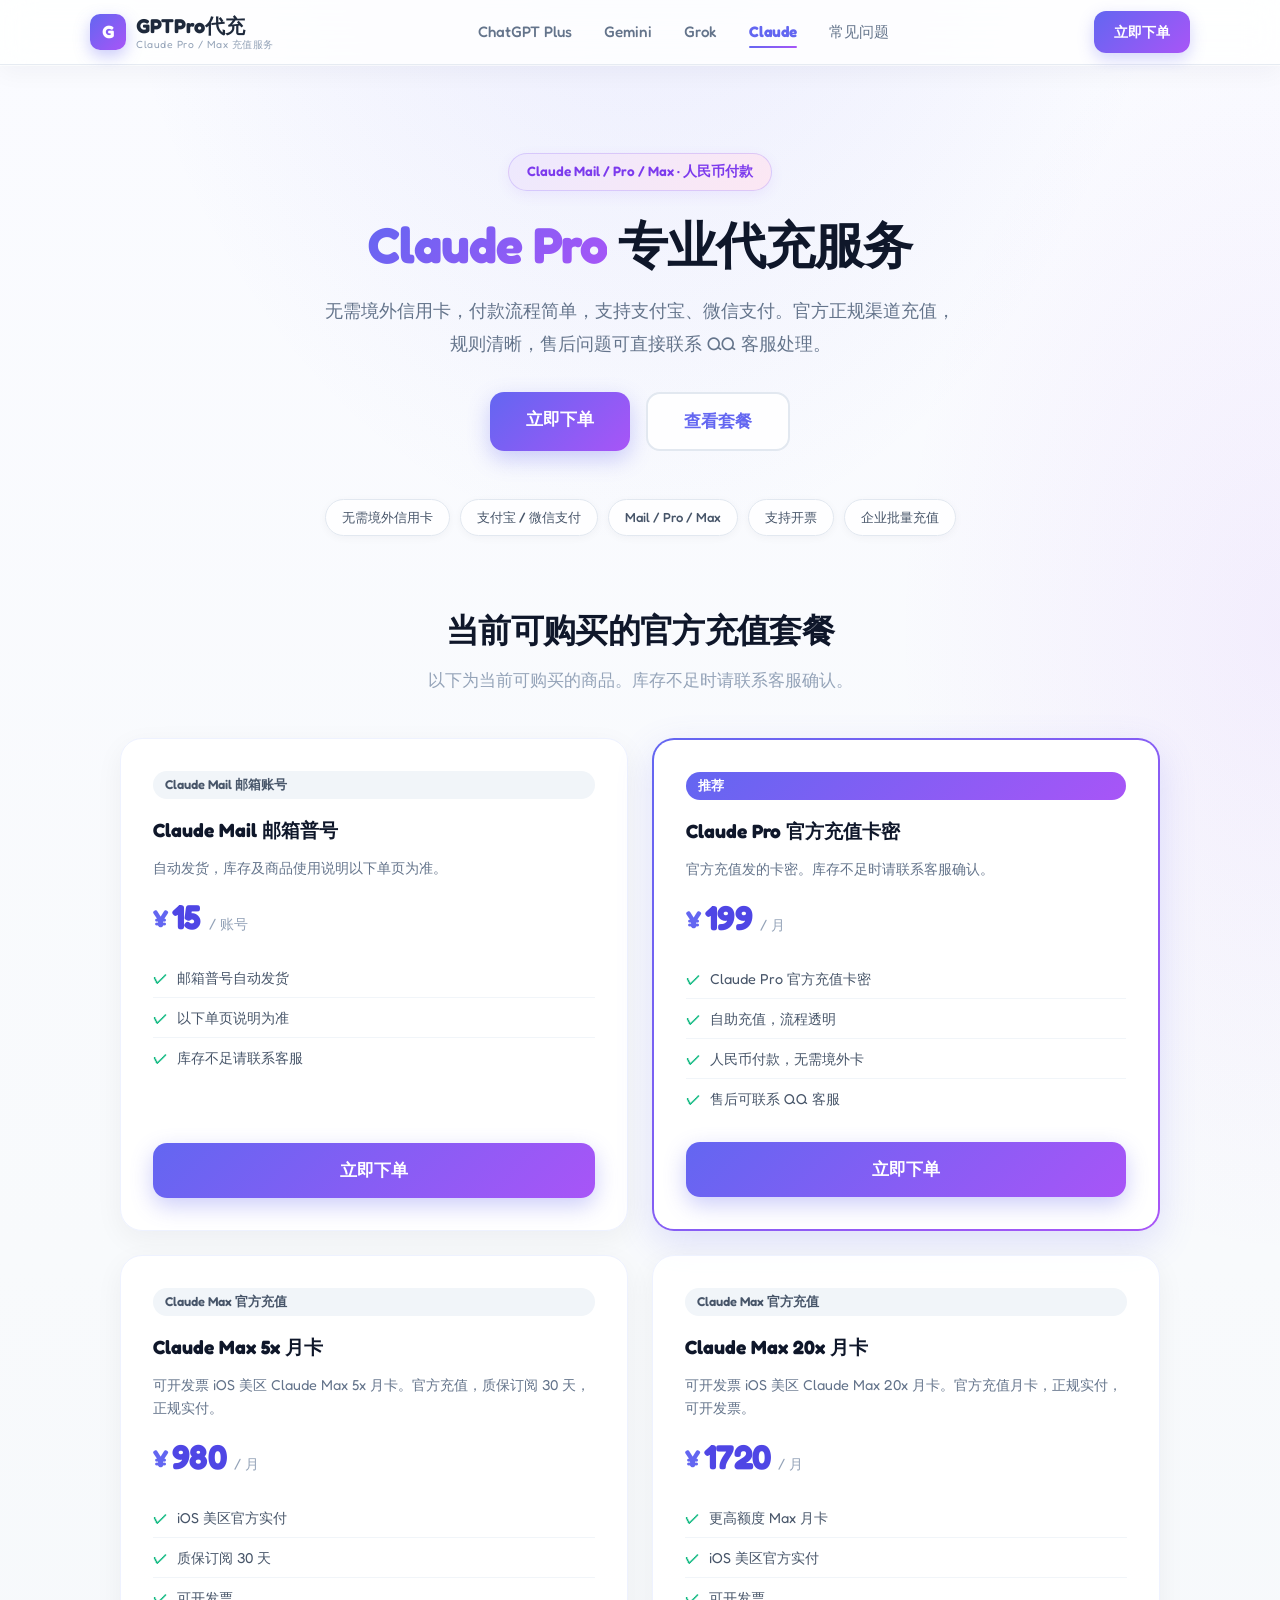
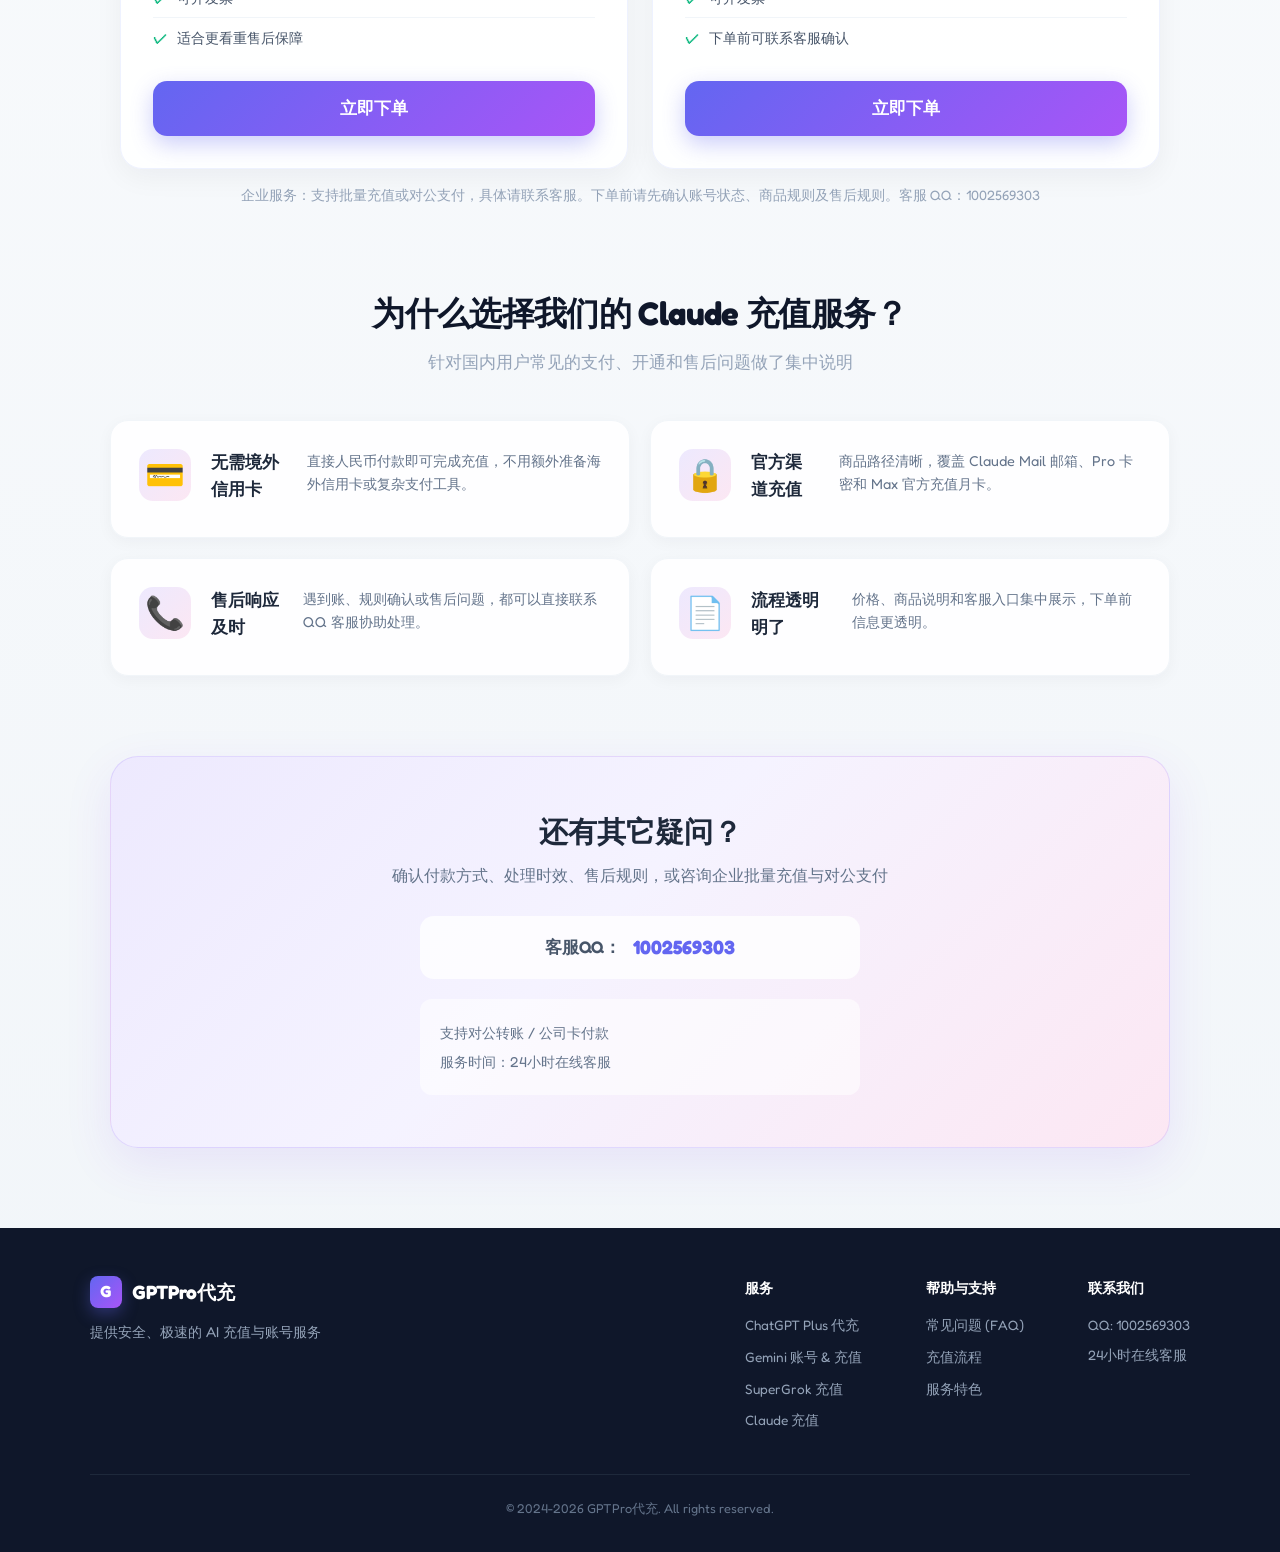
<file: claude.html>
<!DOCTYPE html>
<html lang="zh-CN">
<head>
    <meta charset="UTF-8">
    <meta name="viewport" content="width=device-width, initial-scale=1.0">
    <title>GPTPro代充 - Claude Pro / Max 官方充值</title>
    <meta name="description" content="Claude Mail 邮箱、Claude Pro 卡密、Claude Max 官方充值月卡。无需境外信用卡，支持支付宝与微信支付，客服 QQ 1002569303。">
    <link rel="stylesheet" href="style.css">
</head>
<body>
    <!-- Navbar -->
    <nav class="navbar">
        <div class="navbar-container">
            <a href="index.html" class="navbar-logo">
                <span class="logo-icon">G</span>
                <span class="logo-text">GPTPro代充<span class="logo-sub">Claude Pro / Max 充值服务</span></span>
            </a>
            <div class="navbar-links">
                <a href="index.html" class="nav-tab">ChatGPT Plus</a>
                <a href="gemini.html" class="nav-tab">Gemini</a>
                <a href="grok.html" class="nav-tab">Grok</a>
                <a href="claude.html" class="nav-tab active">Claude</a>
                <a href="faq.html" class="nav-tab">常见问题</a>
            </div>
            <a href="https://wzyp.cn/item/ahu0j7" target="_blank" rel="noopener noreferrer" class="navbar-cta">立即下单</a>
            <button class="mobile-menu-btn" id="mobile-menu-btn">
                <span></span><span></span><span></span>
            </button>
        </div>
    </nav>

    <div class="container">
        <!-- Hero Section -->
        <section class="hero">
            <div class="hero-badge">Claude Mail / Pro / Max &middot; 人民币付款</div>
            <h1 class="hero-title"><span class="hero-title-accent">Claude Pro</span> 专业代充服务</h1>
            <p class="hero-desc">无需境外信用卡，付款流程简单，支持支付宝、微信支付。官方正规渠道充值，规则清晰，售后问题可直接联系 QQ 客服处理。</p>
            <div class="hero-actions">
                <a href="https://wzyp.cn/item/ahu0j7" target="_blank" rel="noopener noreferrer" class="btn-primary">立即下单</a>
                <a href="#pricing" class="btn-secondary">查看套餐</a>
            </div>
            <div class="hero-tags">
                <span class="tag">无需境外信用卡</span>
                <span class="tag">支付宝 / 微信支付</span>
                <span class="tag">Mail / Pro / Max</span>
                <span class="tag">支持开票</span>
                <span class="tag">企业批量充值</span>
            </div>
        </section>

        <!-- Pricing -->
        <section class="pricing-section" id="pricing">
            <div class="section-header">
                <h2>当前可购买的官方充值套餐</h2>
                <p>以下为当前可购买的商品。库存不足时请联系客服确认。</p>
            </div>
            <div class="pricing-grid quad">
                <div class="pricing-card">
                    <div class="pricing-badge">Claude Mail 邮箱账号</div>
                    <h3>Claude Mail 邮箱普号</h3>
                    <p class="pricing-desc">自动发货，库存及商品使用说明以下单页为准。</p>
                    <div class="pricing-price">
                        <span class="price-currency">&yen;</span>
                        <span class="price-amount">15</span>
                        <span class="price-period">/ 账号</span>
                    </div>
                    <ul class="pricing-features">
                        <li>邮箱普号自动发货</li>
                        <li>以下单页说明为准</li>
                        <li>库存不足请联系客服</li>
                    </ul>
                    <a href="https://wzyp.cn/item/ahu0j7" target="_blank" rel="noopener noreferrer" class="btn-primary btn-block">立即下单</a>
                </div>
                <div class="pricing-card featured">
                    <div class="pricing-badge hot">推荐</div>
                    <h3>Claude Pro 官方充值卡密</h3>
                    <p class="pricing-desc">官方充值发的卡密。库存不足时请联系客服确认。</p>
                    <div class="pricing-price">
                        <span class="price-currency">&yen;</span>
                        <span class="price-amount">199</span>
                        <span class="price-period">/ 月</span>
                    </div>
                    <ul class="pricing-features">
                        <li>Claude Pro 官方充值卡密</li>
                        <li>自助充值，流程透明</li>
                        <li>人民币付款，无需境外卡</li>
                        <li>售后可联系 QQ 客服</li>
                    </ul>
                    <a href="https://wzyp.cn/item/ahu0j7" target="_blank" rel="noopener noreferrer" class="btn-primary btn-block">立即下单</a>
                </div>
                <div class="pricing-card">
                    <div class="pricing-badge">Claude Max 官方充值</div>
                    <h3>Claude Max 5x 月卡</h3>
                    <p class="pricing-desc">可开发票 iOS 美区 Claude Max 5x 月卡。官方充值，质保订阅 30 天，正规实付。</p>
                    <div class="pricing-price">
                        <span class="price-currency">&yen;</span>
                        <span class="price-amount">980</span>
                        <span class="price-period">/ 月</span>
                    </div>
                    <ul class="pricing-features">
                        <li>iOS 美区官方实付</li>
                        <li>质保订阅 30 天</li>
                        <li>可开发票</li>
                        <li>适合更看重售后保障</li>
                    </ul>
                    <a href="https://wzyp.cn/item/ahu0j7" target="_blank" rel="noopener noreferrer" class="btn-primary btn-block">立即下单</a>
                </div>
                <div class="pricing-card">
                    <div class="pricing-badge">Claude Max 官方充值</div>
                    <h3>Claude Max 20x 月卡</h3>
                    <p class="pricing-desc">可开发票 iOS 美区 Claude Max 20x 月卡。官方充值月卡，正规实付，可开发票。</p>
                    <div class="pricing-price">
                        <span class="price-currency">&yen;</span>
                        <span class="price-amount">1720</span>
                        <span class="price-period">/ 月</span>
                    </div>
                    <ul class="pricing-features">
                        <li>更高额度 Max 月卡</li>
                        <li>iOS 美区官方实付</li>
                        <li>可开发票</li>
                        <li>下单前可联系客服确认</li>
                    </ul>
                    <a href="https://wzyp.cn/item/ahu0j7" target="_blank" rel="noopener noreferrer" class="btn-primary btn-block">立即下单</a>
                </div>
            </div>
            <div class="pricing-note">
                <p>企业服务：支持批量充值或对公支付，具体请联系客服。下单前请先确认账号状态、商品规则及售后规则。客服 QQ：1002569303</p>
            </div>
        </section>

        <!-- Why Us -->
        <section class="why-us-section">
            <div class="section-header">
                <h2>为什么选择我们的 Claude 充值服务？</h2>
                <p>针对国内用户常见的支付、开通和售后问题做了集中说明</p>
            </div>
            <div class="why-us-grid">
                <div class="why-us-card">
                    <div class="why-us-icon">&#128179;</div>
                    <h3>无需境外信用卡</h3>
                    <p>直接人民币付款即可完成充值，不用额外准备海外信用卡或复杂支付工具。</p>
                </div>
                <div class="why-us-card">
                    <div class="why-us-icon">&#128274;</div>
                    <h3>官方渠道充值</h3>
                    <p>商品路径清晰，覆盖 Claude Mail 邮箱、Pro 卡密和 Max 官方充值月卡。</p>
                </div>
                <div class="why-us-card">
                    <div class="why-us-icon">&#128222;</div>
                    <h3>售后响应及时</h3>
                    <p>遇到账、规则确认或售后问题，都可以直接联系 QQ 客服协助处理。</p>
                </div>
                <div class="why-us-card">
                    <div class="why-us-icon">&#128196;</div>
                    <h3>流程透明明了</h3>
                    <p>价格、商品说明和客服入口集中展示，下单前信息更透明。</p>
                </div>
            </div>
        </section>

        <!-- Contact -->
        <section class="customer-service" id="contact">
            <h2>还有其它疑问？</h2>
            <p class="cs-subtitle">确认付款方式、处理时效、售后规则，或咨询企业批量充值与对公支付</p>
            <div class="service-info">
                <div class="service-item">
                    <span class="service-label">客服QQ：</span>
                    <span class="service-value">1002569303</span>
                </div>
                <div class="service-note">
                    <p>支持对公转账 / 公司卡付款</p>
                    <p>服务时间：24小时在线客服</p>
                </div>
            </div>
        </section>
    </div>

    <!-- Footer -->
    <footer class="footer">
        <div class="footer-container">
            <div class="footer-top">
                <div class="footer-brand">
                    <div class="footer-logo">
                        <span class="logo-icon">G</span>
                        <span>GPTPro代充</span>
                    </div>
                    <p>提供安全、极速的 AI 充值与账号服务</p>
                </div>
                <div class="footer-links">
                    <div class="footer-col">
                        <h4>服务</h4>
                        <a href="index.html">ChatGPT Plus 代充</a>
                        <a href="gemini.html">Gemini 账号 & 充值</a>
                        <a href="grok.html">SuperGrok 充值</a>
                        <a href="claude.html">Claude 充值</a>
                    </div>
                    <div class="footer-col">
                        <h4>帮助与支持</h4>
                        <a href="faq.html">常见问题 (FAQ)</a>
                        <a href="index.html#steps">充值流程</a>
                        <a href="index.html#features">服务特色</a>
                    </div>
                    <div class="footer-col">
                        <h4>联系我们</h4>
                        <p>QQ: 1002569303</p>
                        <p>24小时在线客服</p>
                    </div>
                </div>
            </div>
            <div class="footer-bottom">
                <p>&copy; 2024-2026 GPTPro代充. All rights reserved.</p>
            </div>
        </div>
    </footer>

    <script src="script.js"></script>
</body>
</html>
</file>
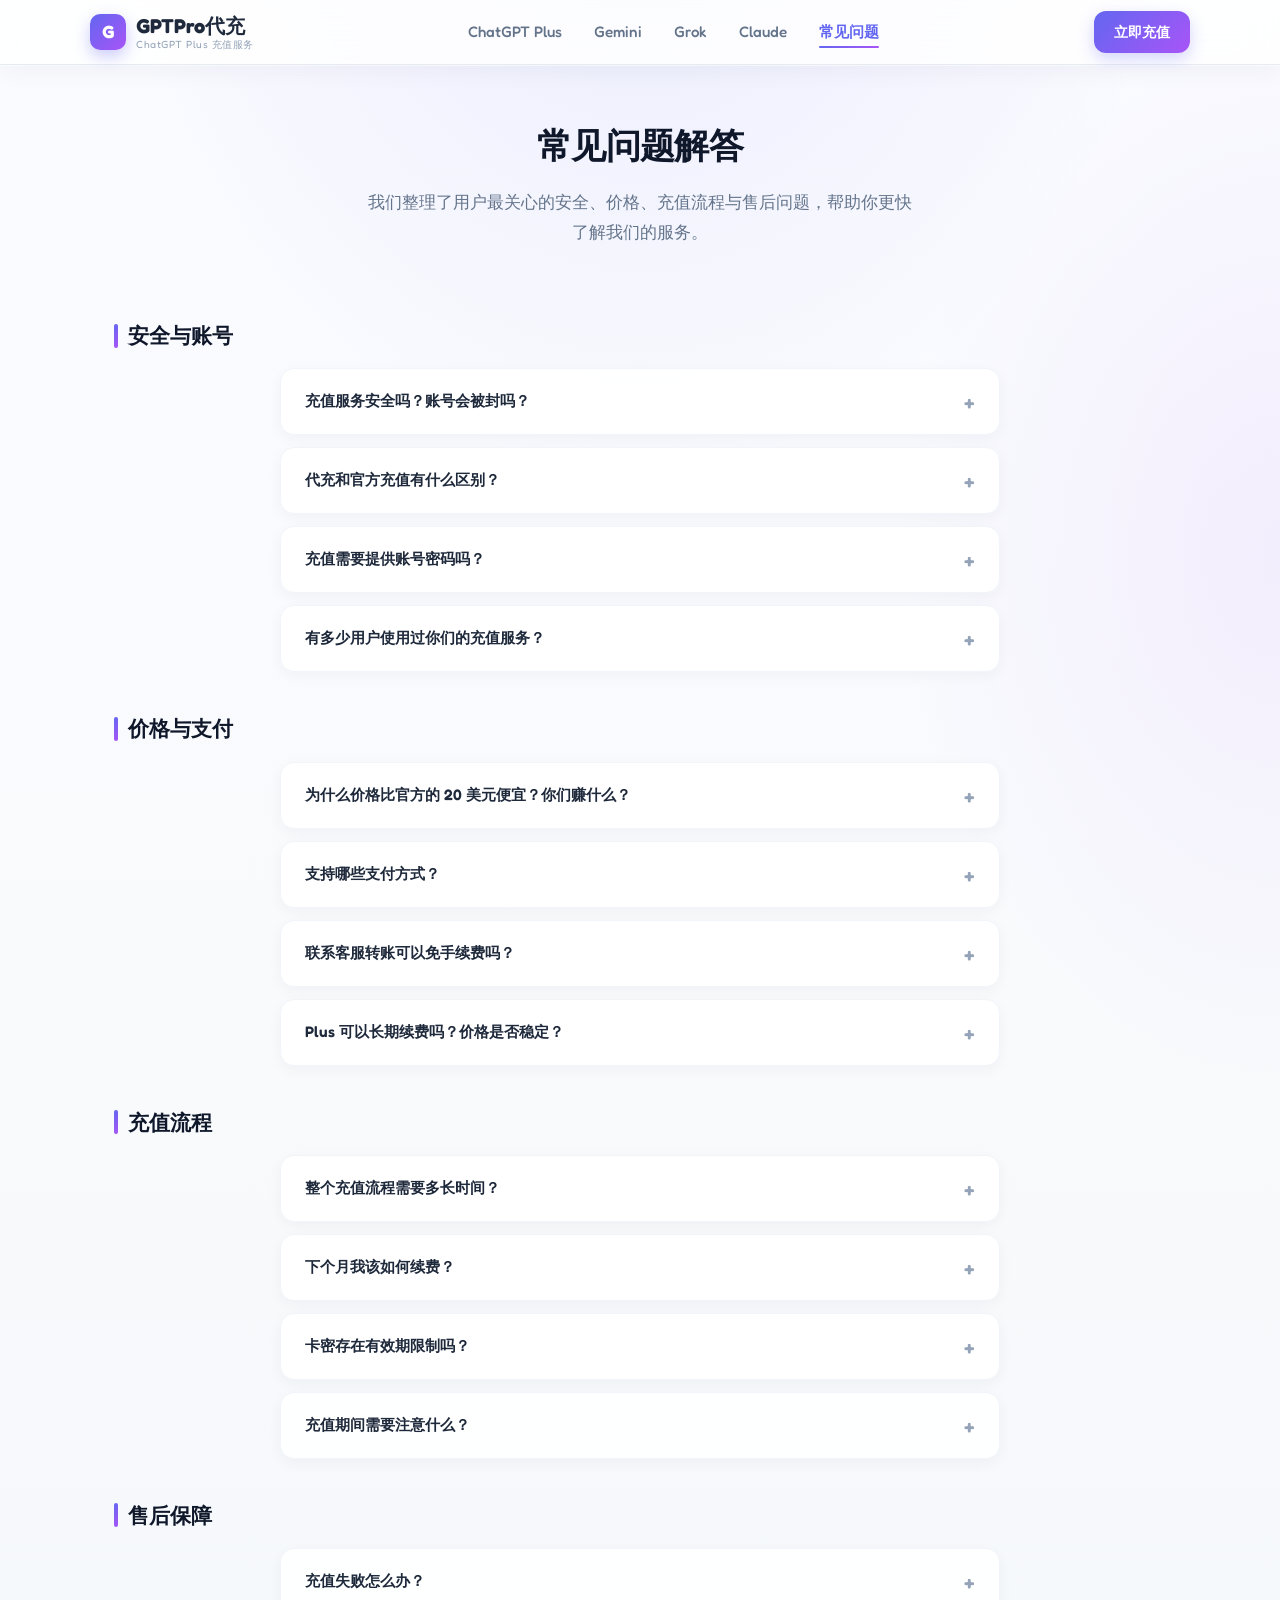
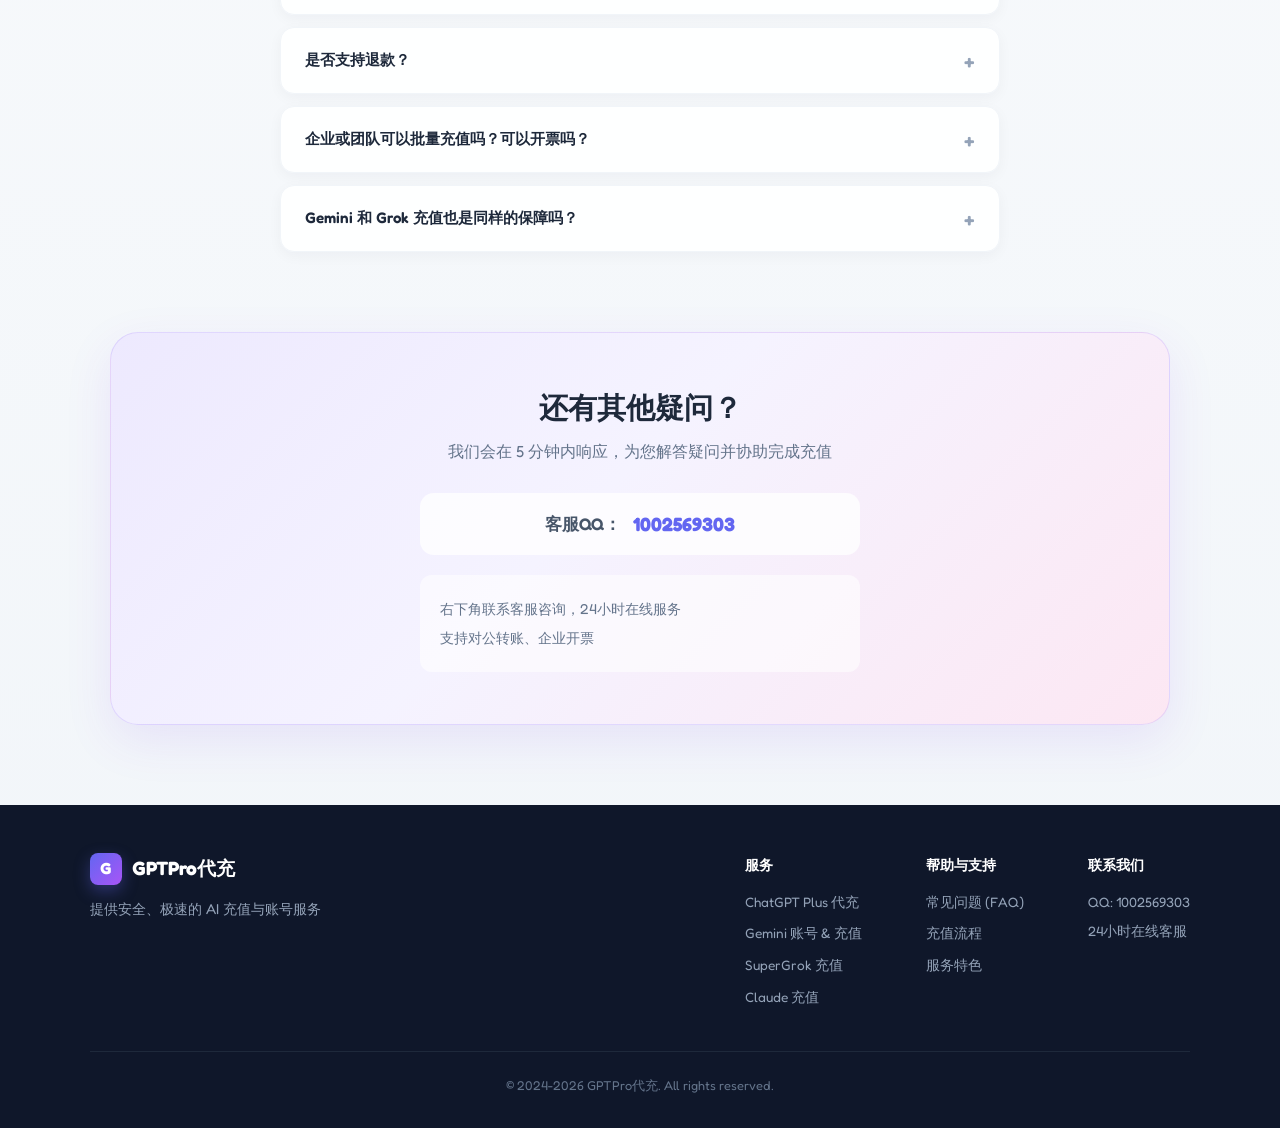
<file: faq.html>
<!DOCTYPE html>
<html lang="zh-CN">
<head>
    <meta charset="UTF-8">
    <meta name="viewport" content="width=device-width, initial-scale=1.0">
    <title>GPTPro代充 - 常见问题解答 | ChatGPT Plus / Gemini / Grok 充值</title>
    <meta name="description" content="GPTPro代充 充值服务常见问题解答，包含安全性、价格、充值流程等用户最关心的问题，专业客服团队为您解答。">
    <link rel="stylesheet" href="style.css">
</head>
<body>
    <!-- Navbar -->
    <nav class="navbar">
        <div class="navbar-container">
            <a href="index.html" class="navbar-logo">
                <span class="logo-icon">G</span>
                <span class="logo-text">GPTPro代充<span class="logo-sub">ChatGPT Plus 充值服务</span></span>
            </a>
            <div class="navbar-links">
                <a href="index.html" class="nav-tab">ChatGPT Plus</a>
                <a href="gemini.html" class="nav-tab">Gemini</a>
                <a href="grok.html" class="nav-tab">Grok</a>
                <a href="claude.html" class="nav-tab">Claude</a>
                <a href="faq.html" class="nav-tab active">常见问题</a>
            </div>
            <a href="https://wzyp.cn/item/bp1jdo" target="_blank" class="navbar-cta">立即充值</a>
            <button class="mobile-menu-btn" id="mobile-menu-btn">
                <span></span><span></span><span></span>
            </button>
        </div>
    </nav>

    <div class="container">
        <!-- Hero -->
        <section class="hero hero-sm">
            <h1 class="hero-title">常见问题解答</h1>
            <p class="hero-desc">我们整理了用户最关心的安全、价格、充值流程与售后问题，帮助你更快了解我们的服务。</p>
        </section>

        <!-- FAQ Categories -->
        <section class="faq-full">
            <!-- 安全与账号 -->
            <div class="faq-category">
                <h2 class="faq-category-title">安全与账号</h2>
                <div class="faq-list">
                    <div class="faq-item">
                        <button class="faq-question">
                            <span>充值服务安全吗？账号会被封吗？</span>
                            <span class="faq-arrow">+</span>
                        </button>
                        <div class="faq-answer">
                            <p>非常安全。我们采用正规 iOS 充值渠道，这是最安全可靠的 ChatGPT Plus 充值方式，至今为止没有客户因充值被封号。封号概率低于 0.1%。</p>
                        </div>
                    </div>
                    <div class="faq-item">
                        <button class="faq-question">
                            <span>代充和官方充值有什么区别？</span>
                            <span class="faq-arrow">+</span>
                        </button>
                        <div class="faq-answer">
                            <p>价格更优惠；使用正规通道，安全可靠；无需国外信用卡，操作简单。本质上是通过正规渠道帮您完成充值，与您自己充值效果完全一致。</p>
                        </div>
                    </div>
                    <div class="faq-item">
                        <button class="faq-question">
                            <span>充值需要提供账号密码吗？</span>
                            <span class="faq-arrow">+</span>
                        </button>
                        <div class="faq-answer">
                            <p>不需要。我们全程不需要您的账号密码，只需要您提供 session 信息即可完成充值，最大程度保护您的账户安全。</p>
                        </div>
                    </div>
                    <div class="faq-item">
                        <button class="faq-question">
                            <span>有多少用户使用过你们的充值服务？</span>
                            <span class="faq-arrow">+</span>
                        </button>
                        <div class="faq-answer">
                            <p>我们已经为 1.3 万+ 用户提供 ChatGPT Plus 充值服务，用户满意度极高，充值失败 100% 退款！</p>
                        </div>
                    </div>
                </div>
            </div>

            <!-- 价格与支付 -->
            <div class="faq-category">
                <h2 class="faq-category-title">价格与支付</h2>
                <div class="faq-list">
                    <div class="faq-item">
                        <button class="faq-question">
                            <span>为什么价格比官方的 20 美元便宜？你们赚什么？</span>
                            <span class="faq-arrow">+</span>
                        </button>
                        <div class="faq-answer">
                            <p>我们利用批量采购优势降低成本，无需开卡费和手续费，将这部分优惠直接返还给用户。我们的利润来自规模效应和服务费。</p>
                        </div>
                    </div>
                    <div class="faq-item">
                        <button class="faq-question">
                            <span>支持哪些支付方式？</span>
                            <span class="faq-arrow">+</span>
                        </button>
                        <div class="faq-answer">
                            <p>我们支持支付宝、微信支付、QQ 等国内主流支付方式，免去开通虚拟卡或美元信用卡的繁琐流程。</p>
                        </div>
                    </div>
                    <div class="faq-item">
                        <button class="faq-question">
                            <span>联系客服转账可以免手续费吗？</span>
                            <span class="faq-arrow">+</span>
                        </button>
                        <div class="faq-answer">
                            <p>可以。直接联系客服 QQ 转账可以免除第三方平台手续费，24 小时在线服务。</p>
                        </div>
                    </div>
                    <div class="faq-item">
                        <button class="faq-question">
                            <span>Plus 可以长期续费吗？价格是否稳定？</span>
                            <span class="faq-arrow">+</span>
                        </button>
                        <div class="faq-answer">
                            <p>可以。我们会根据成本实时调整报价，并在站内公告同步。收藏本站或联系客服，可及时收到价格与通道更新，保证长期稳定续费。</p>
                        </div>
                    </div>
                </div>
            </div>

            <!-- 充值流程 -->
            <div class="faq-category">
                <h2 class="faq-category-title">充值流程</h2>
                <div class="faq-list">
                    <div class="faq-item">
                        <button class="faq-question">
                            <span>整个充值流程需要多长时间？</span>
                            <span class="faq-arrow">+</span>
                        </button>
                        <div class="faq-answer">
                            <p>整个充值流程非常简单，不超过 1 分钟。完成所有步骤后，Plus 会员几乎是秒到账，立即生效。</p>
                        </div>
                    </div>
                    <div class="faq-item">
                        <button class="faq-question">
                            <span>下个月我该如何续费？</span>
                            <span class="faq-arrow">+</span>
                        </button>
                        <div class="faq-answer">
                            <p>续费流程和首次购买完全一样。收藏本站，会员到期后，通过相同链接购买新卡密，重复充值步骤即可。</p>
                        </div>
                    </div>
                    <div class="faq-item">
                        <button class="faq-question">
                            <span>卡密存在有效期限制吗？</span>
                            <span class="faq-arrow">+</span>
                        </button>
                        <div class="faq-answer">
                            <p>卡密不存在有效期限制，只有充值成功后才会失效。您可以放心购买，随时使用。</p>
                        </div>
                    </div>
                    <div class="faq-item">
                        <button class="faq-question">
                            <span>充值期间需要注意什么？</span>
                            <span class="faq-arrow">+</span>
                        </button>
                        <div class="faq-answer">
                            <p>充值期间请勿关闭页面，直到显示成功提示。通常 1-3 分钟完成，请保持网络稳定，避免网络中断影响充值。</p>
                        </div>
                    </div>
                </div>
            </div>

            <!-- 售后保障 -->
            <div class="faq-category">
                <h2 class="faq-category-title">售后保障</h2>
                <div class="faq-list">
                    <div class="faq-item">
                        <button class="faq-question">
                            <span>充值失败怎么办？</span>
                            <span class="faq-arrow">+</span>
                        </button>
                        <div class="faq-answer">
                            <p>首先确认您的会员已过期，然后检查网络环境是否稳定。如果仍有问题，请多提交几次重试，或联系客服获取帮助。充值失败 100% 全额退款。</p>
                        </div>
                    </div>
                    <div class="faq-item">
                        <button class="faq-question">
                            <span>是否支持退款？</span>
                            <span class="faq-arrow">+</span>
                        </button>
                        <div class="faq-answer">
                            <p>如果因我们服务问题导致充值失败，我们提供卡密全额退款保障。质保 30 天内掉订阅按天赔付。</p>
                        </div>
                    </div>
                    <div class="faq-item">
                        <button class="faq-question">
                            <span>企业或团队可以批量充值吗？可以开票吗？</span>
                            <span class="faq-arrow">+</span>
                        </button>
                        <div class="faq-answer">
                            <p>支持。我们为企业/团队提供批量充值、对公转账、发票等服务，已有大量教育机构与 AI 团队通过我们为成员统一代充，详情咨询客服。</p>
                        </div>
                    </div>
                    <div class="faq-item">
                        <button class="faq-question">
                            <span>Gemini 和 Grok 充值也是同样的保障吗？</span>
                            <span class="faq-arrow">+</span>
                        </button>
                        <div class="faq-answer">
                            <p>是的。Gemini 成品账号和镜像站为虚拟商品，购买后不退不换；Grok SuperGrok CDK 提供 30 天质保，售后仅处理 CDK 无法使用，因账号违规导致的封号不在质保范围内。</p>
                        </div>
                    </div>
                </div>
            </div>
        </section>

        <!-- Still have questions -->
        <section class="customer-service">
            <h2>还有其他疑问？</h2>
            <p class="cs-subtitle">我们会在 5 分钟内响应，为您解答疑问并协助完成充值</p>
            <div class="service-info">
                <div class="service-item">
                    <span class="service-label">客服QQ：</span>
                    <span class="service-value">1002569303</span>
                </div>
                <div class="service-note">
                    <p>右下角联系客服咨询，24小时在线服务</p>
                    <p>支持对公转账、企业开票</p>
                </div>
            </div>
        </section>
    </div>

    <!-- Footer -->
    <footer class="footer">
        <div class="footer-container">
            <div class="footer-top">
                <div class="footer-brand">
                    <div class="footer-logo">
                        <span class="logo-icon">G</span>
                        <span>GPTPro代充</span>
                    </div>
                    <p>提供安全、极速的 AI 充值与账号服务</p>
                </div>
                <div class="footer-links">
                    <div class="footer-col">
                        <h4>服务</h4>
                        <a href="index.html">ChatGPT Plus 代充</a>
                        <a href="gemini.html">Gemini 账号 & 充值</a>
                        <a href="grok.html">SuperGrok 充值</a>
                        <a href="claude.html">Claude 充值</a>
                    </div>
                    <div class="footer-col">
                        <h4>帮助与支持</h4>
                        <a href="faq.html">常见问题 (FAQ)</a>
                        <a href="index.html#steps">充值流程</a>
                        <a href="index.html#features">服务特色</a>
                    </div>
                    <div class="footer-col">
                        <h4>联系我们</h4>
                        <p>QQ: 1002569303</p>
                        <p>24小时在线客服</p>
                    </div>
                </div>
            </div>
            <div class="footer-bottom">
                <p>&copy; 2024-2026 GPTPro代充. All rights reserved.</p>
            </div>
        </div>
    </footer>

    <script src="script.js"></script>
</body>
</html>
</file>
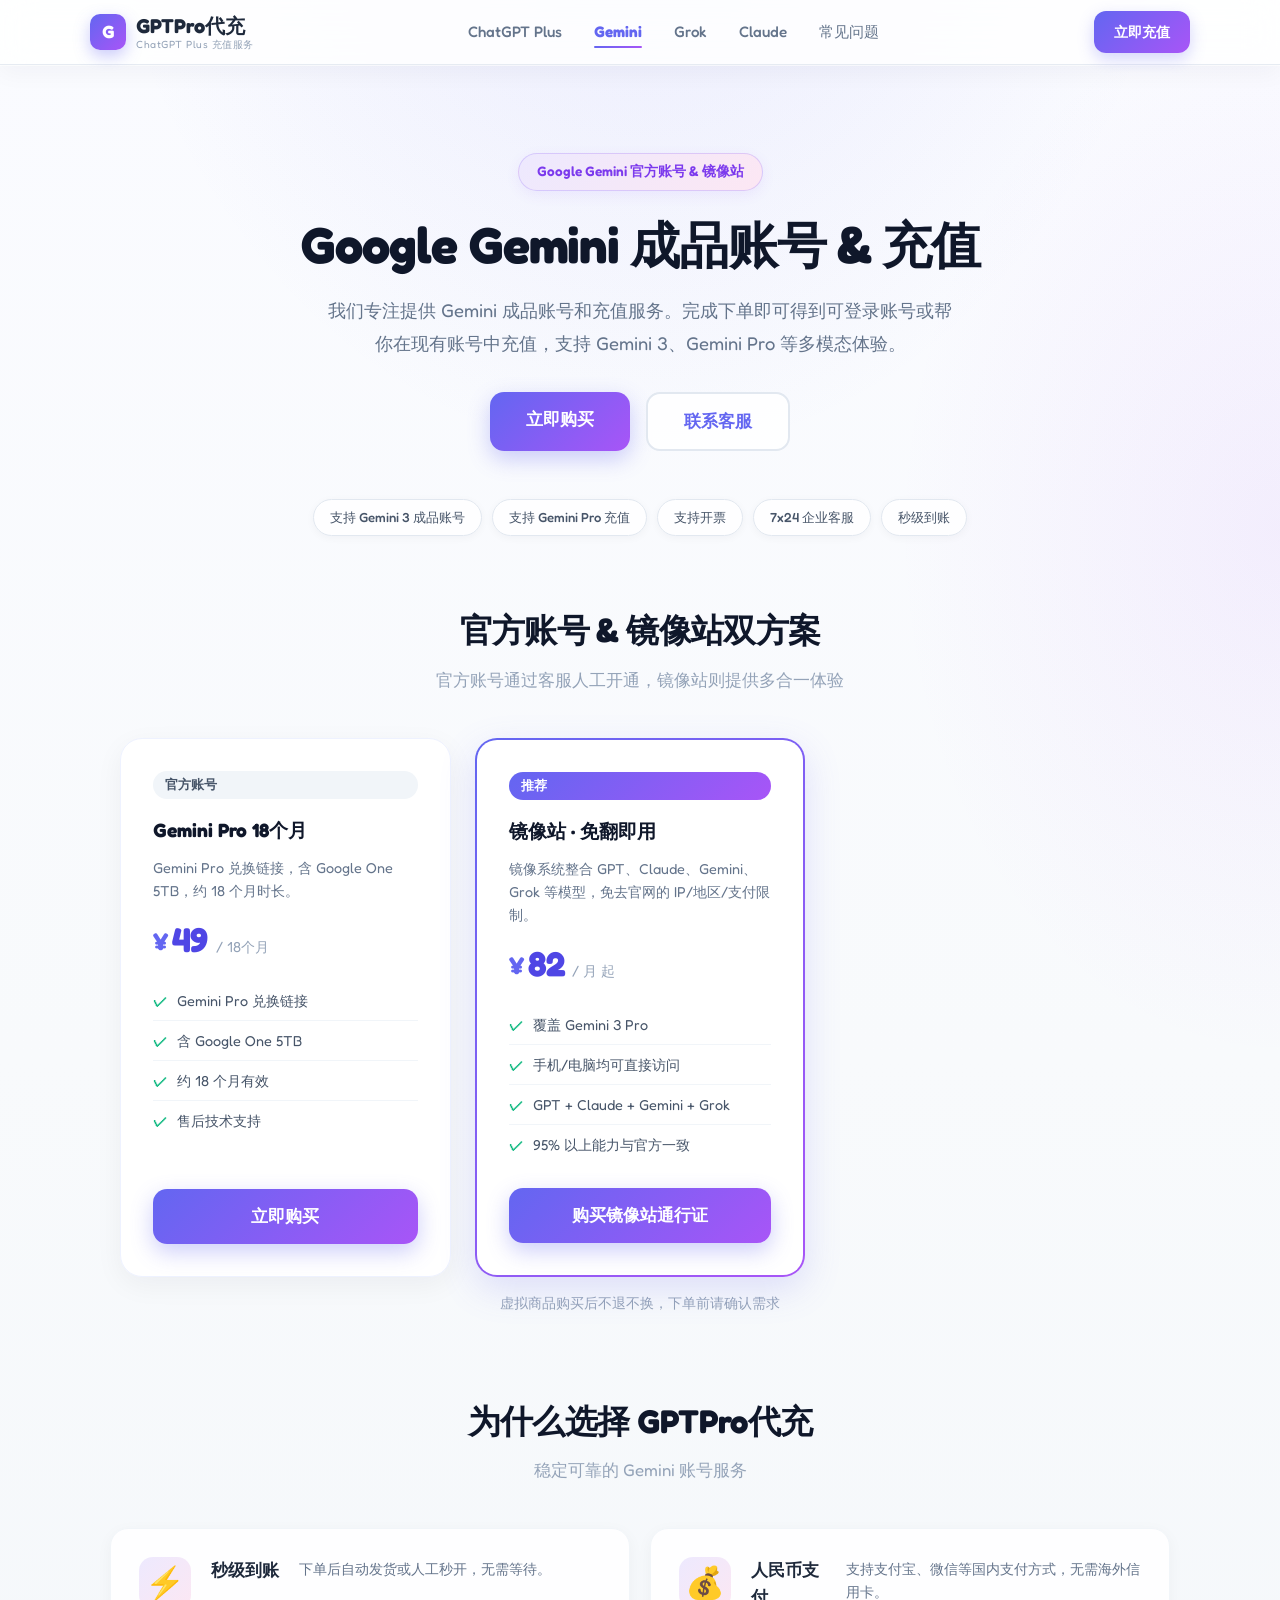
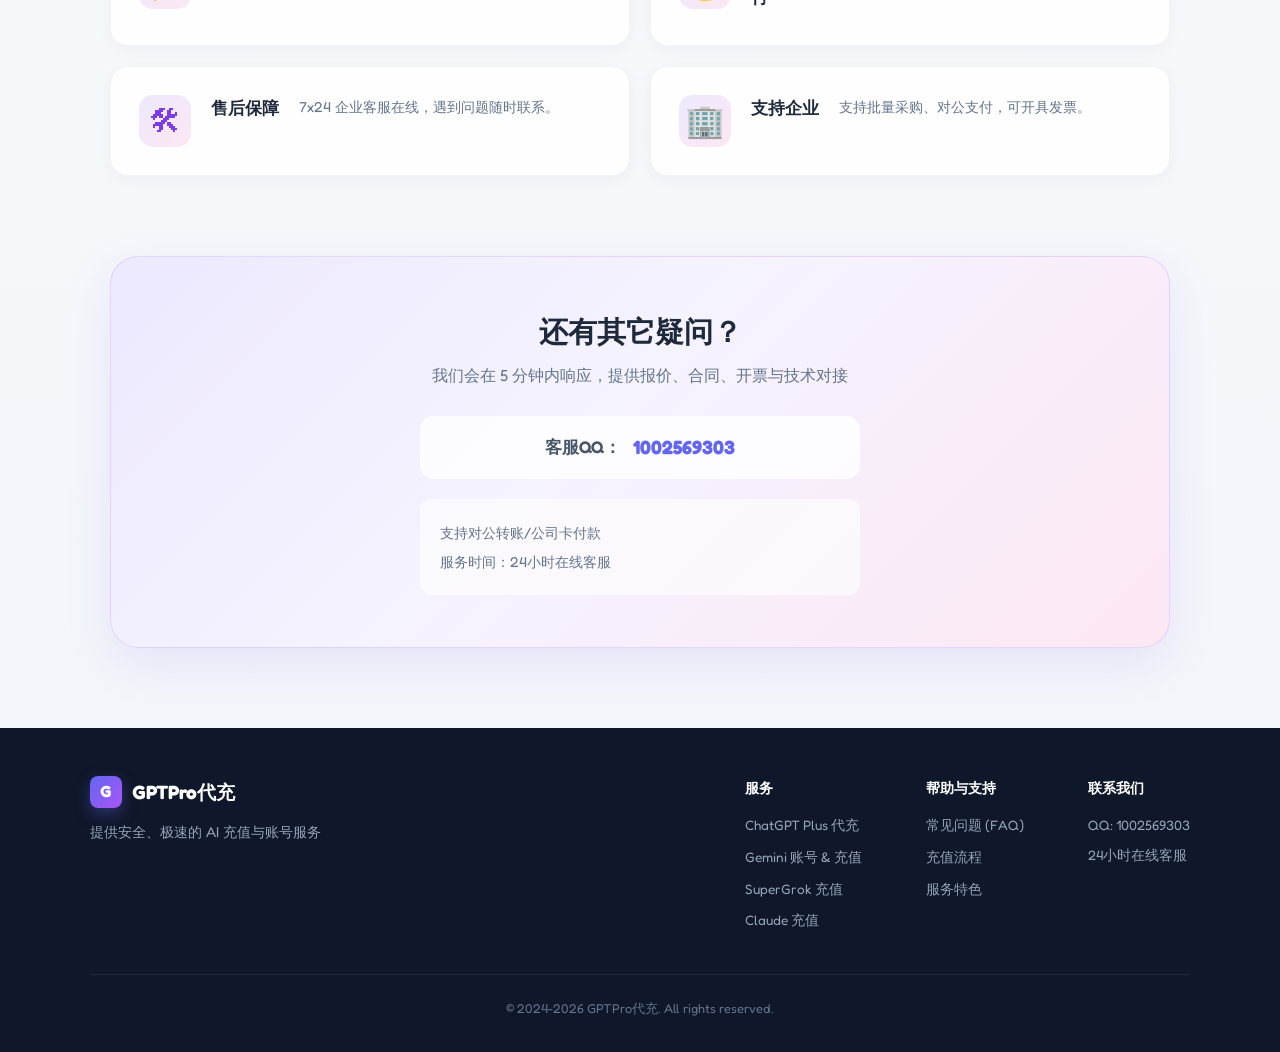
<file: gemini.html>
<!DOCTYPE html>
<html lang="zh-CN">
<head>
    <meta charset="UTF-8">
    <meta name="viewport" content="width=device-width, initial-scale=1.0">
    <title>GPTPro代充 - Google Gemini 成品账号 & 充值服务</title>
    <meta name="description" content="Google Gemini 成品账号与充值服务，支持 Gemini 3、Gemini Pro 等多模态体验，无需海外信用卡，7x24企业客服，秒级到账。">
    <link rel="stylesheet" href="style.css">
</head>
<body>
    <!-- Navbar -->
    <nav class="navbar">
        <div class="navbar-container">
            <a href="index.html" class="navbar-logo">
                <span class="logo-icon">G</span>
                <span class="logo-text">GPTPro代充<span class="logo-sub">ChatGPT Plus 充值服务</span></span>
            </a>
            <div class="navbar-links">
                <a href="index.html" class="nav-tab">ChatGPT Plus</a>
                <a href="gemini.html" class="nav-tab active">Gemini</a>
                <a href="grok.html" class="nav-tab">Grok</a>
                <a href="claude.html" class="nav-tab">Claude</a>
                <a href="faq.html" class="nav-tab">常见问题</a>
            </div>
            <a href="https://wzyp.cn/item/yuvhhb" target="_blank" class="navbar-cta">立即充值</a>
            <button class="mobile-menu-btn" id="mobile-menu-btn">
                <span></span><span></span><span></span>
            </button>
        </div>
    </nav>

    <div class="container">
        <!-- Hero Section -->
        <section class="hero">
            <div class="hero-badge">Google Gemini 官方账号 & 镜像站</div>
            <h1 class="hero-title">Google Gemini 成品账号 & 充值</h1>
            <p class="hero-desc">我们专注提供 Gemini 成品账号和充值服务。完成下单即可得到可登录账号或帮你在现有账号中充值，支持 Gemini 3、Gemini Pro 等多模态体验。</p>
            <div class="hero-actions">
                <a href="https://wzyp.cn/item/yuvhhb" target="_blank" class="btn-primary">立即购买</a>
                <a href="#contact" class="btn-secondary">联系客服</a>
            </div>
            <div class="hero-tags">
                <span class="tag">支持 Gemini 3 成品账号</span>
                <span class="tag">支持 Gemini Pro 充值</span>
                <span class="tag">支持开票</span>
                <span class="tag">7x24 企业客服</span>
                <span class="tag">秒级到账</span>
            </div>
        </section>

        <!-- Purchase Options -->
        <section class="pricing-section" id="pricing">
            <div class="section-header">
                <h2>官方账号 & 镜像站双方案</h2>
                <p>官方账号通过客服人工开通，镜像站则提供多合一体验</p>
            </div>
            <div class="pricing-grid">
                <div class="pricing-card">
                    <div class="pricing-badge">官方账号</div>
                    <h3>Gemini Pro 18个月</h3>
                    <p class="pricing-desc">Gemini Pro 兑换链接，含 Google One 5TB，约 18 个月时长。</p>
                    <div class="pricing-price">
                        <span class="price-currency">&yen;</span>
                        <span class="price-amount">49</span>
                        <span class="price-period">/ 18个月</span>
                    </div>
                    <ul class="pricing-features">
                        <li>Gemini Pro 兑换链接</li>
                        <li>含 Google One 5TB</li>
                        <li>约 18 个月有效</li>
                        <li>售后技术支持</li>
                    </ul>
                    <a href="https://wzyp.cn/item/yuvhhb" target="_blank" class="btn-primary btn-block">立即购买</a>
                </div>
                <div class="pricing-card featured">
                    <div class="pricing-badge hot">推荐</div>
                    <h3>镜像站 &middot; 免翻即用</h3>
                    <p class="pricing-desc">镜像系统整合 GPT、Claude、Gemini、Grok 等模型，免去官网的 IP/地区/支付限制。</p>
                    <div class="pricing-price">
                        <span class="price-currency">&yen;</span>
                        <span class="price-amount">82</span>
                        <span class="price-period">/ 月 起</span>
                    </div>
                    <ul class="pricing-features">
                        <li>覆盖 Gemini 3 Pro</li>
                        <li>手机/电脑均可直接访问</li>
                        <li>GPT + Claude + Gemini + Grok</li>
                        <li>95% 以上能力与官方一致</li>
                    </ul>
                    <a href="https://momoai.czvip.cn/products/m22" target="_blank" rel="noopener noreferrer" class="btn-primary btn-block">购买镜像站通行证</a>
                </div>
            </div>
            <div class="pricing-note">
                <p>虚拟商品购买后不退不换，下单前请确认需求</p>
            </div>
        </section>

        <!-- Why Us -->
        <section class="why-us-section">
            <div class="section-header">
                <h2>为什么选择 GPTPro代充</h2>
                <p>稳定可靠的 Gemini 账号服务</p>
            </div>
            <div class="why-us-grid">
                <div class="why-us-card">
                    <div class="why-us-icon">&#9889;</div>
                    <h3>秒级到账</h3>
                    <p>下单后自动发货或人工秒开，无需等待。</p>
                </div>
                <div class="why-us-card">
                    <div class="why-us-icon">&#128176;</div>
                    <h3>人民币支付</h3>
                    <p>支持支付宝、微信等国内支付方式，无需海外信用卡。</p>
                </div>
                <div class="why-us-card">
                    <div class="why-us-icon">&#128736;</div>
                    <h3>售后保障</h3>
                    <p>7x24 企业客服在线，遇到问题随时联系。</p>
                </div>
                <div class="why-us-card">
                    <div class="why-us-icon">&#127970;</div>
                    <h3>支持企业</h3>
                    <p>支持批量采购、对公支付，可开具发票。</p>
                </div>
            </div>
        </section>

        <!-- Contact -->
        <section class="customer-service" id="contact">
            <h2>还有其它疑问？</h2>
            <p class="cs-subtitle">我们会在 5 分钟内响应，提供报价、合同、开票与技术对接</p>
            <div class="service-info">
                <div class="service-item">
                    <span class="service-label">客服QQ：</span>
                    <span class="service-value">1002569303</span>
                </div>
                <div class="service-note">
                    <p>支持对公转账/公司卡付款</p>
                    <p>服务时间：24小时在线客服</p>
                </div>
            </div>
        </section>
    </div>

    <!-- Footer -->
    <footer class="footer">
        <div class="footer-container">
            <div class="footer-top">
                <div class="footer-brand">
                    <div class="footer-logo">
                        <span class="logo-icon">G</span>
                        <span>GPTPro代充</span>
                    </div>
                    <p>提供安全、极速的 AI 充值与账号服务</p>
                </div>
                <div class="footer-links">
                    <div class="footer-col">
                        <h4>服务</h4>
                        <a href="index.html">ChatGPT Plus 代充</a>
                        <a href="gemini.html">Gemini 账号 & 充值</a>
                        <a href="grok.html">SuperGrok 充值</a>
                        <a href="claude.html">Claude 充值</a>
                    </div>
                    <div class="footer-col">
                        <h4>帮助与支持</h4>
                        <a href="faq.html">常见问题 (FAQ)</a>
                        <a href="index.html#steps">充值流程</a>
                        <a href="index.html#features">服务特色</a>
                    </div>
                    <div class="footer-col">
                        <h4>联系我们</h4>
                        <p>QQ: 1002569303</p>
                        <p>24小时在线客服</p>
                    </div>
                </div>
            </div>
            <div class="footer-bottom">
                <p>&copy; 2024-2026 GPTPro代充. All rights reserved.</p>
            </div>
        </div>
    </footer>

    <script src="script.js"></script>
</body>
</html>
</file>
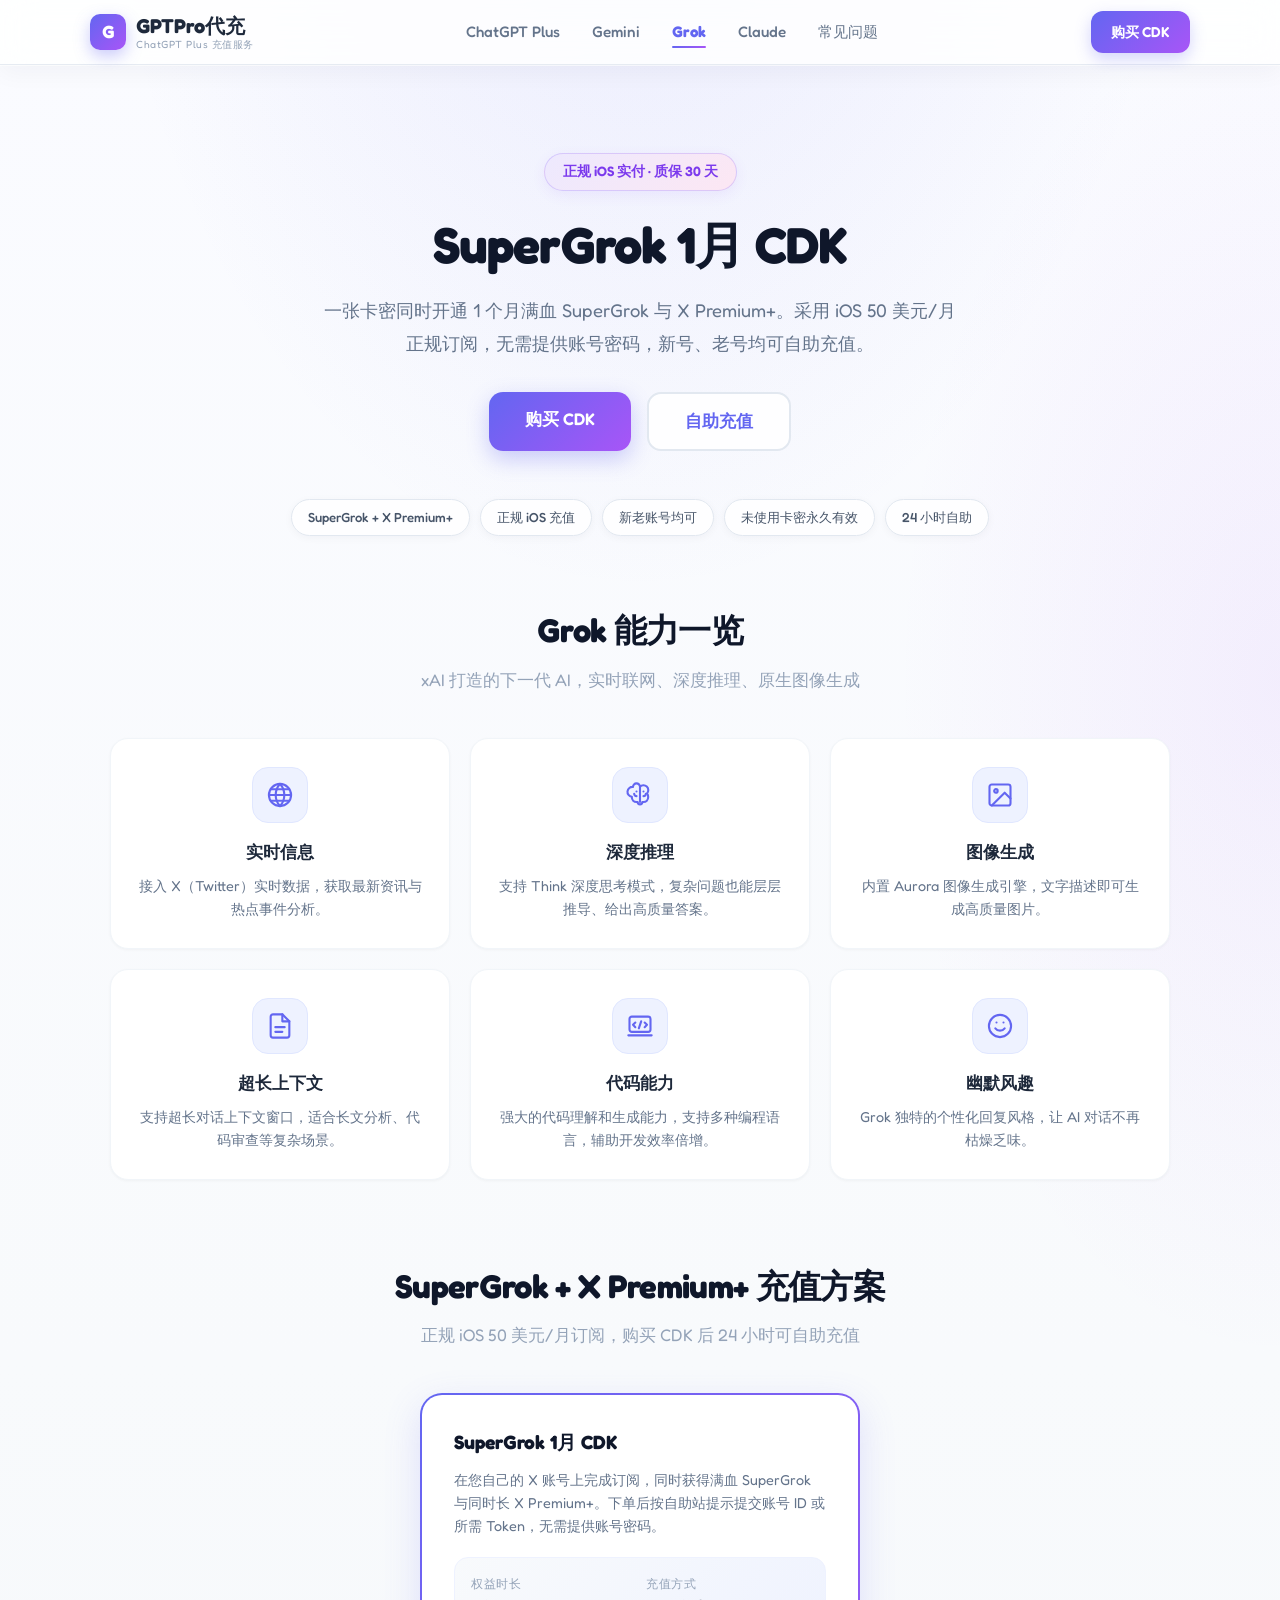
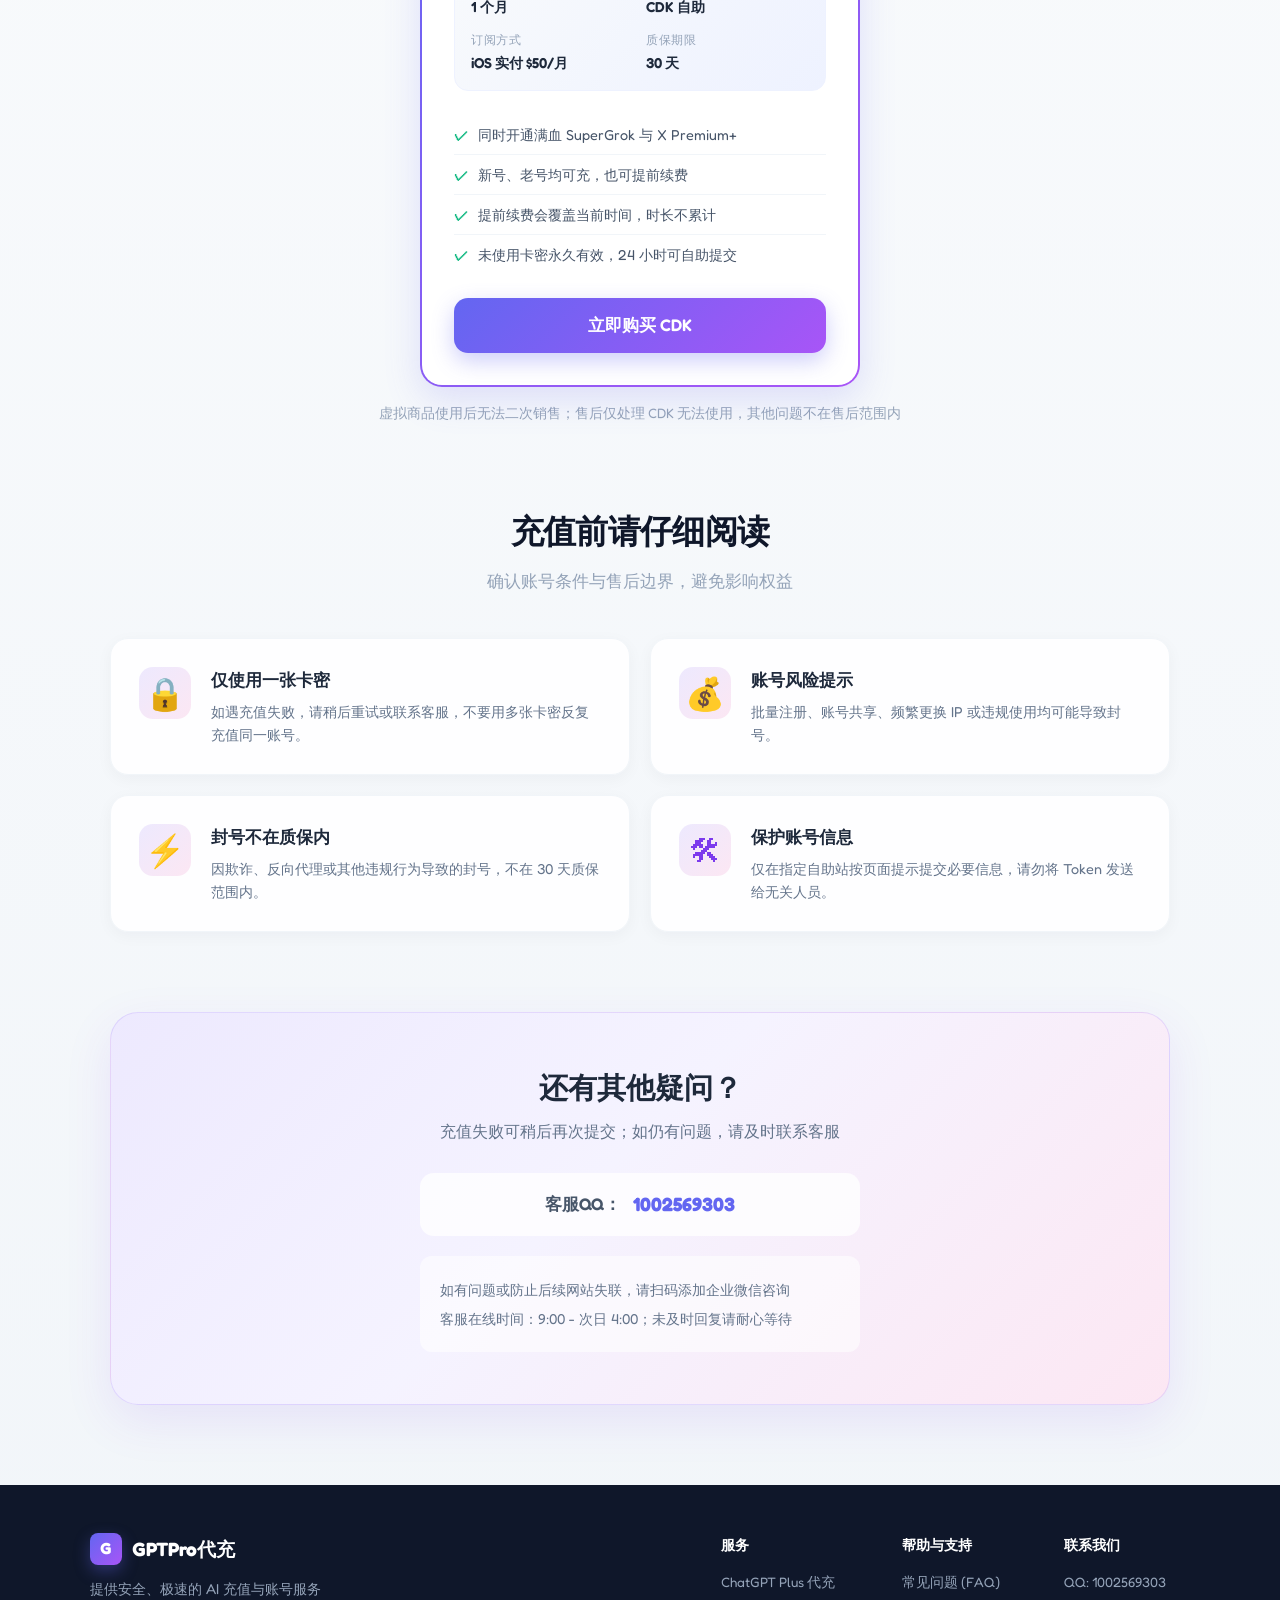
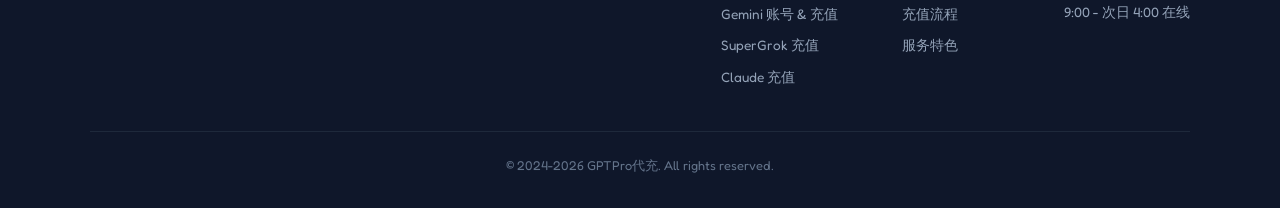
<file: grok.html>
<!DOCTYPE html>
<html lang="zh-CN">
<head>
    <meta charset="UTF-8">
    <meta name="viewport" content="width=device-width, initial-scale=1.0">
    <title>GPTPro代充 - SuperGrok 1月 CDK + X Premium+</title>
    <meta name="description" content="SuperGrok 1月 CDK 自助充值，包含同时长 X Premium+，正规 iOS 50美元/月订阅，支持新老账号与提前续费。">
    <link rel="stylesheet" href="style.css">
</head>
<body>
    <!-- Navbar -->
    <nav class="navbar">
        <div class="navbar-container">
            <a href="index.html" class="navbar-logo">
                <span class="logo-icon">G</span>
                <span class="logo-text">GPTPro代充<span class="logo-sub">ChatGPT Plus 充值服务</span></span>
            </a>
            <div class="navbar-links">
                <a href="index.html" class="nav-tab">ChatGPT Plus</a>
                <a href="gemini.html" class="nav-tab">Gemini</a>
                <a href="grok.html" class="nav-tab active">Grok</a>
                <a href="claude.html" class="nav-tab">Claude</a>
                <a href="faq.html" class="nav-tab">常见问题</a>
            </div>
            <a href="https://wzyp.cn/item/hkbs7z" target="_blank" rel="noopener noreferrer" class="navbar-cta">购买 CDK</a>
            <button class="mobile-menu-btn" id="mobile-menu-btn">
                <span></span><span></span><span></span>
            </button>
        </div>
    </nav>

    <div class="container">
        <!-- Hero Section -->
        <section class="hero">
            <div class="hero-badge">正规 iOS 实付 &middot; 质保 30 天</div>
            <h1 class="hero-title">SuperGrok 1月 CDK</h1>
            <p class="hero-desc">一张卡密同时开通 1 个月满血 SuperGrok 与 X Premium+。采用 iOS 50 美元/月正规订阅，无需提供账号密码，新号、老号均可自助充值。</p>
            <div class="hero-actions">
                <a href="https://wzyp.cn/item/hkbs7z" target="_blank" rel="noopener noreferrer" class="btn-primary">购买 CDK</a>
                <a href="https://quickplus.vip/public/x_plus/" target="_blank" rel="noopener noreferrer" class="btn-secondary">自助充值</a>
            </div>
            <div class="hero-tags">
                <span class="tag">SuperGrok + X Premium+</span>
                <span class="tag">正规 iOS 充值</span>
                <span class="tag">新老账号均可</span>
                <span class="tag">未使用卡密永久有效</span>
                <span class="tag">24 小时自助</span>
            </div>
        </section>

        <!-- Capabilities -->
        <section class="capabilities-section" id="capabilities">
            <div class="section-header">
                <h2>Grok 能力一览</h2>
                <p>xAI 打造的下一代 AI，实时联网、深度推理、原生图像生成</p>
            </div>
            <div class="capabilities-grid">
                <div class="capability-card">
                    <span class="capability-icon" aria-hidden="true">
                        <svg viewBox="0 0 24 24" focusable="false">
                            <circle cx="12" cy="12" r="9.5"></circle>
                            <path d="M2.5 12h19M12 2.5c2.5 2.6 3.7 5.8 3.7 9.5s-1.2 6.9-3.7 9.5c-2.5-2.6-3.7-5.8-3.7-9.5S9.5 5.1 12 2.5Z"></path>
                            <path d="M4.4 7.1h15.2M4.4 16.9h15.2"></path>
                        </svg>
                    </span>
                    <h3>实时信息</h3>
                    <p>接入 X（Twitter）实时数据，获取最新资讯与热点事件分析。</p>
                </div>
                <div class="capability-card">
                    <span class="capability-icon" aria-hidden="true">
                        <svg viewBox="0 0 24 24" focusable="false">
                            <path d="M12 5a3 3 0 1 0-6 .1A4 4 0 0 0 5 13.5V14a4 4 0 0 0 4 4h1a2 2 0 1 0 4 0h1a4 4 0 0 0 4-4v-.5a4 4 0 0 0-1-2.9A3 3 0 1 0 12 5Z"></path>
                            <path d="M12 5v13M9 13a2 2 0 0 1-2-2M15 13a2 2 0 0 0 2-2M9 9h.01M15 9h.01"></path>
                        </svg>
                    </span>
                    <h3>深度推理</h3>
                    <p>支持 Think 深度思考模式，复杂问题也能层层推导、给出高质量答案。</p>
                </div>
                <div class="capability-card">
                    <span class="capability-icon" aria-hidden="true">
                        <svg viewBox="0 0 24 24" focusable="false">
                            <rect x="3" y="3" width="18" height="18" rx="2"></rect>
                            <circle cx="8.5" cy="8.5" r="1.5"></circle>
                            <path d="m21 15-5-5L5 21"></path>
                        </svg>
                    </span>
                    <h3>图像生成</h3>
                    <p>内置 Aurora 图像生成引擎，文字描述即可生成高质量图片。</p>
                </div>
                <div class="capability-card">
                    <span class="capability-icon" aria-hidden="true">
                        <svg viewBox="0 0 24 24" focusable="false">
                            <path d="M14 2H6a2 2 0 0 0-2 2v16a2 2 0 0 0 2 2h12a2 2 0 0 0 2-2V8Z"></path>
                            <path d="M14 2v6h6M8 13h8M8 17h6"></path>
                        </svg>
                    </span>
                    <h3>超长上下文</h3>
                    <p>支持超长对话上下文窗口，适合长文分析、代码审查等复杂场景。</p>
                </div>
                <div class="capability-card">
                    <span class="capability-icon" aria-hidden="true">
                        <svg viewBox="0 0 24 24" focusable="false">
                            <rect x="3" y="4" width="18" height="13" rx="2"></rect>
                            <path d="M2 20h20M8 9l-2 2 2 2M16 9l2 2-2 2M13 8l-2 6"></path>
                        </svg>
                    </span>
                    <h3>代码能力</h3>
                    <p>强大的代码理解和生成能力，支持多种编程语言，辅助开发效率倍增。</p>
                </div>
                <div class="capability-card">
                    <span class="capability-icon" aria-hidden="true">
                        <svg viewBox="0 0 24 24" focusable="false">
                            <circle cx="12" cy="12" r="9.5"></circle>
                            <path d="M8 14s1.5 2 4 2 4-2 4-2M9 9h.01M15 9h.01"></path>
                        </svg>
                    </span>
                    <h3>幽默风趣</h3>
                    <p>Grok 独特的个性化回复风格，让 AI 对话不再枯燥乏味。</p>
                </div>
            </div>
        </section>

        <!-- Pricing -->
        <section class="pricing-section" id="pricing">
            <div class="section-header">
                <h2>SuperGrok + X Premium+ 充值方案</h2>
                <p>正规 iOS 50 美元/月订阅，购买 CDK 后 24 小时可自助充值</p>
            </div>
            <div class="pricing-grid single">
                <div class="pricing-card featured">
                    <h3>SuperGrok 1月 CDK</h3>
                    <p class="pricing-desc">在您自己的 X 账号上完成订阅，同时获得满血 SuperGrok 与同时长 X Premium+。下单后按自助站提示提交账号 ID 或所需 Token，无需提供账号密码。</p>
                    <div class="pricing-meta">
                        <div class="meta-item">
                            <span class="meta-label">权益时长</span>
                            <span class="meta-value">1 个月</span>
                        </div>
                        <div class="meta-item">
                            <span class="meta-label">充值方式</span>
                            <span class="meta-value">CDK 自助</span>
                        </div>
                        <div class="meta-item">
                            <span class="meta-label">订阅方式</span>
                            <span class="meta-value">iOS 实付 $50/月</span>
                        </div>
                        <div class="meta-item">
                            <span class="meta-label">质保期限</span>
                            <span class="meta-value">30 天</span>
                        </div>
                    </div>
                    <ul class="pricing-features">
                        <li>同时开通满血 SuperGrok 与 X Premium+</li>
                        <li>新号、老号均可充，也可提前续费</li>
                        <li>提前续费会覆盖当前时间，时长不累计</li>
                        <li>未使用卡密永久有效，24 小时可自助提交</li>
                    </ul>
                    <a href="https://wzyp.cn/item/hkbs7z" target="_blank" rel="noopener noreferrer" class="btn-primary btn-block">立即购买 CDK</a>
                </div>
            </div>
            <div class="pricing-note">
                <p>虚拟商品使用后无法二次销售；售后仅处理 CDK 无法使用，其他问题不在售后范围内</p>
            </div>
        </section>

        <!-- Why Us -->
        <section class="why-us-section">
            <div class="section-header">
                <h2>充值前请仔细阅读</h2>
                <p>确认账号条件与售后边界，避免影响权益</p>
            </div>
            <div class="why-us-grid">
                <div class="why-us-card">
                    <div class="why-us-icon">&#128274;</div>
                    <div class="why-us-content">
                        <h3>仅使用一张卡密</h3>
                        <p>如遇充值失败，请稍后重试或联系客服，不要用多张卡密反复充值同一账号。</p>
                    </div>
                </div>
                <div class="why-us-card">
                    <div class="why-us-icon">&#128176;</div>
                    <div class="why-us-content">
                        <h3>账号风险提示</h3>
                        <p>批量注册、账号共享、频繁更换 IP 或违规使用均可能导致封号。</p>
                    </div>
                </div>
                <div class="why-us-card">
                    <div class="why-us-icon">&#9889;</div>
                    <div class="why-us-content">
                        <h3>封号不在质保内</h3>
                        <p>因欺诈、反向代理或其他违规行为导致的封号，不在 30 天质保范围内。</p>
                    </div>
                </div>
                <div class="why-us-card">
                    <div class="why-us-icon">&#128736;</div>
                    <div class="why-us-content">
                        <h3>保护账号信息</h3>
                        <p>仅在指定自助站按页面提示提交必要信息，请勿将 Token 发送给无关人员。</p>
                    </div>
                </div>
            </div>
        </section>

        <!-- Contact -->
        <section class="customer-service" id="contact">
            <h2>还有其他疑问？</h2>
            <p class="cs-subtitle">充值失败可稍后再次提交；如仍有问题，请及时联系客服</p>
            <div class="service-info">
                <div class="service-item">
                    <span class="service-label">客服QQ：</span>
                    <span class="service-value">1002569303</span>
                </div>
                <div class="service-note">
                    <p>如有问题或防止后续网站失联，请扫码添加企业微信咨询</p>
                    <p>客服在线时间：9:00 - 次日 4:00；未及时回复请耐心等待</p>
                </div>
            </div>
        </section>
    </div>

    <!-- Footer -->
    <footer class="footer">
        <div class="footer-container">
            <div class="footer-top">
                <div class="footer-brand">
                    <div class="footer-logo">
                        <span class="logo-icon">G</span>
                        <span>GPTPro代充</span>
                    </div>
                    <p>提供安全、极速的 AI 充值与账号服务</p>
                </div>
                <div class="footer-links">
                    <div class="footer-col">
                        <h4>服务</h4>
                        <a href="index.html">ChatGPT Plus 代充</a>
                        <a href="gemini.html">Gemini 账号 & 充值</a>
                        <a href="grok.html">SuperGrok 充值</a>
                        <a href="claude.html">Claude 充值</a>
                    </div>
                    <div class="footer-col">
                        <h4>帮助与支持</h4>
                        <a href="faq.html">常见问题 (FAQ)</a>
                        <a href="index.html#steps">充值流程</a>
                        <a href="index.html#features">服务特色</a>
                    </div>
                    <div class="footer-col">
                        <h4>联系我们</h4>
                        <p>QQ: 1002569303</p>
                        <p>9:00 - 次日 4:00 在线</p>
                    </div>
                </div>
            </div>
            <div class="footer-bottom">
                <p>&copy; 2024-2026 GPTPro代充. All rights reserved.</p>
            </div>
        </div>
    </footer>

    <script src="script.js"></script>
</body>
</html>
</file>
<file: style.css>
@import url('https://fonts.googleapis.com/css2?family=Fredoka:wght@400;500;600;700&display=swap');

* {
    margin: 0;
    padding: 0;
    box-sizing: border-box;
}

body {
    font-family: 'Fredoka', 'Nunito', -apple-system, BlinkMacSystemFont, 'Segoe UI', Roboto, sans-serif;
    background:
        radial-gradient(ellipse 80% 50% at 50% -10%, rgba(99, 102, 241, 0.12), transparent 55%),
        radial-gradient(ellipse 60% 40% at 100% 20%, rgba(168, 85, 247, 0.08), transparent 50%),
        linear-gradient(180deg, #fafbff 0%, #f8fafc 40%, #f1f5f9 100%);
    min-height: 100vh;
    color: #334155;
    line-height: 1.6;
    -webkit-font-smoothing: antialiased;
    -moz-osx-font-smoothing: grayscale;
}

/* ========== Navbar ========== */
.navbar {
    position: sticky;
    top: 0;
    z-index: 100;
    background: rgba(255, 255, 255, 0.82);
    backdrop-filter: blur(16px) saturate(1.2);
    -webkit-backdrop-filter: blur(16px) saturate(1.2);
    border-bottom: 1px solid rgba(226, 232, 240, 0.85);
    box-shadow: 0 1px 0 rgba(255,255,255,0.6), 0 8px 24px rgba(15, 23, 42, 0.04);
    padding: 0 20px;
}

.navbar-container {
    max-width: 1100px;
    margin: 0 auto;
    display: flex;
    align-items: center;
    justify-content: space-between;
    height: 64px;
}

.navbar-logo {
    display: flex;
    align-items: center;
    gap: 10px;
    text-decoration: none;
    color: #1e293b;
    font-weight: 700;
    font-size: 1.25rem;
}

.logo-text {
    display: flex;
    flex-direction: column;
    line-height: 1.2;
}

.logo-sub {
    font-size: 0.65rem;
    font-weight: 400;
    color: #94a3b8;
    letter-spacing: 0.5px;
}

.logo-icon {
    width: 36px;
    height: 36px;
    background: linear-gradient(135deg, #6366f1, #a855f7);
    color: #fff;
    border-radius: 10px;
    display: flex;
    align-items: center;
    justify-content: center;
    font-weight: 700;
    font-size: 1.1rem;
    box-shadow: 0 6px 16px rgba(99, 102, 241, 0.35);
}

.navbar-links {
    display: flex;
    gap: 32px;
}

.navbar-links a {
    text-decoration: none;
    color: #64748b;
    font-weight: 500;
    font-size: 0.95rem;
    transition: color 0.2s;
}

.navbar-links a:hover {
    color: #6366f1;
}

.nav-tab.active {
    color: #6366f1;
    font-weight: 700;
    position: relative;
}

.nav-tab.active::after {
    content: '';
    position: absolute;
    bottom: -4px;
    left: 0;
    right: 0;
    height: 2px;
    background: linear-gradient(135deg, #6366f1, #a855f7);
    border-radius: 2px;
}

.navbar-cta {
    background: linear-gradient(135deg, #6366f1, #a855f7);
    color: #fff !important;
    padding: 9px 20px;
    border-radius: 12px;
    text-decoration: none;
    font-weight: 600;
    font-size: 0.9rem;
    box-shadow: 0 6px 16px rgba(99, 102, 241, 0.28);
    transition: opacity 0.2s, transform 0.2s, box-shadow 0.2s;
}

.navbar-cta:hover {
    opacity: 0.95;
    transform: translateY(-1px);
    box-shadow: 0 10px 22px rgba(99, 102, 241, 0.38);
}

.mobile-menu-btn {
    display: none;
    flex-direction: column;
    gap: 5px;
    background: none;
    border: none;
    cursor: pointer;
    padding: 5px;
}

.mobile-menu-btn span {
    width: 24px;
    height: 2px;
    background: #334155;
    border-radius: 2px;
    transition: 0.3s;
}

/* ========== Container ========== */
.container {
    max-width: 1100px;
    margin: 0 auto;
    padding: 0 20px;
}

/* ========== Hero ========== */
.hero {
    text-align: center;
    padding: 88px 0 68px;
    position: relative;
}

.hero-badge {
    display: inline-block;
    background: linear-gradient(135deg, #ede9fe, #fce7f3);
    color: #7c3aed;
    padding: 7px 18px;
    border-radius: 100px;
    font-size: 0.85rem;
    font-weight: 600;
    margin-bottom: 24px;
    border: 1px solid rgba(167, 139, 250, 0.35);
    box-shadow: 0 4px 14px rgba(124, 58, 237, 0.08);
}

.hero-title {
    font-size: clamp(2.1rem, 5vw, 3.15rem);
    font-weight: 700;
    color: #0f172a;
    margin-bottom: 20px;
    line-height: 1.18;
    letter-spacing: -0.02em;
}

.hero-title-accent {
    background: linear-gradient(135deg, #6366f1, #a855f7);
    -webkit-background-clip: text;
    background-clip: text;
    color: transparent;
}

.hero-desc {
    font-size: 1.15rem;
    color: #64748b;
    max-width: 640px;
    margin: 0 auto 32px;
    line-height: 1.8;
}

.hero-desc strong {
    color: #6366f1;
}

.hero-actions {
    display: flex;
    gap: 16px;
    justify-content: center;
    margin-bottom: 48px;
}

.btn-primary {
    background: linear-gradient(135deg, #6366f1, #a855f7);
    color: #fff;
    padding: 14px 36px;
    border-radius: 14px;
    text-decoration: none;
    font-weight: 600;
    font-size: 1.05rem;
    transition: opacity 0.2s, transform 0.2s, box-shadow 0.2s;
    box-shadow: 0 8px 22px rgba(99, 102, 241, 0.32);
}

.btn-primary:hover {
    opacity: 0.96;
    transform: translateY(-2px);
    box-shadow: 0 14px 28px rgba(99, 102, 241, 0.42);
}

.btn-secondary {
    background: rgba(255, 255, 255, 0.9);
    color: #6366f1;
    padding: 14px 36px;
    border-radius: 14px;
    text-decoration: none;
    font-weight: 600;
    font-size: 1.05rem;
    border: 2px solid #e2e8f0;
    transition: border-color 0.2s, transform 0.2s, box-shadow 0.2s, background 0.2s;
}

.btn-secondary:hover {
    border-color: #a5b4fc;
    background: #fff;
    transform: translateY(-2px);
    box-shadow: 0 8px 20px rgba(99, 102, 241, 0.12);
}

.hero-stats {
    display: flex;
    justify-content: center;
    gap: 20px;
    margin-bottom: 36px;
    flex-wrap: wrap;
}

.stat {
    min-width: 120px;
    padding: 16px 22px;
    background: rgba(255, 255, 255, 0.72);
    border: 1px solid rgba(226, 232, 240, 0.9);
    border-radius: 16px;
    box-shadow: 0 4px 16px rgba(15, 23, 42, 0.04);
}

.stat-number {
    font-size: 1.8rem;
    font-weight: 700;
    color: #0f172a;
    letter-spacing: -0.02em;
}

.stat-label {
    font-size: 0.85rem;
    color: #94a3b8;
    margin-top: 4px;
}

.hero-avatars {
    display: flex;
    align-items: center;
    justify-content: center;
    gap: 0;
}

.avatar {
    width: 40px;
    height: 40px;
    border-radius: 50%;
    border: 3px solid #fff;
    margin-left: -10px;
    background: #e2e8f0;
}

.avatar:first-child {
    margin-left: 0;
}

.avatar-more {
    width: 40px;
    height: 40px;
    border-radius: 50%;
    border: 3px solid #fff;
    margin-left: -10px;
    background: linear-gradient(135deg, #6366f1, #a855f7);
    color: #fff;
    display: flex;
    align-items: center;
    justify-content: center;
    font-size: 0.85rem;
    font-weight: 700;
}

.avatar-text {
    margin-left: 14px;
    font-size: 0.9rem;
    color: #94a3b8;
}

/* ========== Trust Bar ========== */
.trust-bar {
    background: rgba(255, 255, 255, 0.88);
    border-radius: 22px;
    padding: 28px 32px;
    margin-bottom: 72px;
    display: flex;
    justify-content: center;
    gap: 48px;
    box-shadow: 0 10px 36px rgba(15, 23, 42, 0.06);
    border: 1px solid rgba(241, 245, 249, 0.95);
    backdrop-filter: blur(8px);
}

.trust-item {
    display: flex;
    align-items: center;
    gap: 12px;
}

.trust-icon {
    font-size: 1.6rem;
}

.trust-info {
    display: flex;
    flex-direction: column;
}

.trust-info strong {
    font-size: 0.95rem;
    color: #1e293b;
}

.trust-info span {
    font-size: 0.8rem;
    color: #94a3b8;
}

/* ========== Section Header ========== */
.section-header {
    text-align: center;
    margin-bottom: 44px;
}

.section-header h2 {
    font-size: clamp(1.6rem, 3.5vw, 2.05rem);
    font-weight: 700;
    color: #0f172a;
    margin-bottom: 10px;
    letter-spacing: -0.02em;
}

.section-header p {
    font-size: 1.05rem;
    color: #94a3b8;
    max-width: 560px;
    margin: 0 auto;
}

/* ========== Features Section ========== */
.features-section {
    margin-bottom: 80px;
}

.features-grid {
    display: grid;
    grid-template-columns: repeat(4, 1fr);
    gap: 20px;
}

.feature-card {
    background: rgba(255, 255, 255, 0.92);
    padding: 28px 22px;
    border-radius: 18px;
    text-align: center;
    border: 1px solid #f1f5f9;
    transition: transform 0.25s ease, box-shadow 0.25s ease, border-color 0.25s ease;
    box-shadow: 0 4px 16px rgba(15, 23, 42, 0.04);
}

.feature-card:hover {
    transform: translateY(-5px);
    border-color: #e0e7ff;
    box-shadow: 0 16px 40px rgba(99, 102, 241, 0.12);
}

.feature-icon {
    width: 56px;
    height: 56px;
    margin: 0 auto 16px;
    border: 1px solid #e0e7ff;
    border-radius: 16px;
    background: #eef2ff;
    color: #6366f1;
    display: inline-flex;
    align-items: center;
    justify-content: center;
}

.feature-icon svg,
.why-us-icon svg {
    width: 27px;
    height: 27px;
    fill: none;
    stroke: currentColor;
    stroke-width: 1.8;
    stroke-linecap: round;
    stroke-linejoin: round;
}

.feature-card h3 {
    color: #1e293b;
    margin-bottom: 8px;
    font-size: 1.05rem;
    font-weight: 700;
}

.feature-card p {
    color: #64748b;
    font-size: 0.9rem;
    line-height: 1.6;
}

/* ========== Why Us Section ========== */
.why-us-section {
    margin-bottom: 80px;
}

.why-us-grid {
    display: grid;
    grid-template-columns: repeat(2, 1fr);
    gap: 20px;
}

.why-us-card {
    background: rgba(255, 255, 255, 0.92);
    padding: 28px;
    border-radius: 18px;
    border: 1px solid #f1f5f9;
    transition: transform 0.25s ease, box-shadow 0.25s ease, border-color 0.25s ease;
    box-shadow: 0 4px 16px rgba(15, 23, 42, 0.04);
    display: flex;
    gap: 20px;
    align-items: flex-start;
}

.why-us-card:hover {
    transform: translateY(-4px);
    border-color: #e0e7ff;
    box-shadow: 0 16px 40px rgba(99, 102, 241, 0.12);
}

.why-us-content {
    flex: 1;
    min-width: 0;
}

.why-us-icon {
    font-size: 2rem;
    flex-shrink: 0;
    width: 52px;
    height: 52px;
    background: linear-gradient(135deg, #ede9fe, #fce7f3);
    border-radius: 14px;
    color: #7c3aed;
    display: flex;
    align-items: center;
    justify-content: center;
}

.why-us-card h3 {
    color: #1e293b;
    margin-bottom: 6px;
    font-size: 1.05rem;
    font-weight: 700;
}

.why-us-card p {
    color: #64748b;
    font-size: 0.9rem;
    line-height: 1.6;
}

/* ========== Steps Section ========== */
.steps-section {
    margin-bottom: 80px;
}

.steps-timeline {
    max-width: 640px;
    margin: 0 auto;
    display: flex;
    flex-direction: column;
    gap: 0;
    position: relative;
}

.steps-timeline::before {
    content: '';
    position: absolute;
    left: 32px;
    top: 40px;
    bottom: 40px;
    width: 2px;
    background: linear-gradient(to bottom, #6366f1, #a855f7);
    border-radius: 2px;
}

.step-card {
    display: flex;
    align-items: center;
    gap: 24px;
    padding: 20px 24px;
    position: relative;
}

.step-number {
    width: 64px;
    height: 64px;
    background: linear-gradient(135deg, #6366f1, #a855f7);
    color: #fff;
    border-radius: 50%;
    display: flex;
    align-items: center;
    justify-content: center;
    font-weight: 700;
    font-size: 1.4rem;
    flex-shrink: 0;
    z-index: 1;
    box-shadow: 0 4px 14px rgba(99, 102, 241, 0.3);
}

.step-content {
    flex: 1;
}

.step-content h3 {
    color: #1e293b;
    margin-bottom: 4px;
    font-size: 1.1rem;
    font-weight: 700;
}

.step-content p {
    color: #64748b;
    font-size: 0.9rem;
}

.step-check {
    color: #10b981;
    font-size: 1.4rem;
    font-weight: 700;
}

.steps-cta {
    text-align: center;
    margin-top: 40px;
}

/* ========== Warranty Section ========== */
.warranty-section {
    margin-bottom: 80px;
}

.warranty-grid {
    display: grid;
    grid-template-columns: repeat(3, 1fr);
    gap: 20px;
}

.warranty-card {
    text-align: center;
    padding: 32px 24px;
    background: rgba(255, 255, 255, 0.92);
    border-radius: 18px;
    border: 1px solid #f1f5f9;
    transition: transform 0.25s ease, box-shadow 0.25s ease, border-color 0.25s ease;
    box-shadow: 0 4px 16px rgba(15, 23, 42, 0.04);
}

.warranty-card:hover {
    transform: translateY(-5px);
    border-color: #e0e7ff;
    box-shadow: 0 16px 40px rgba(99, 102, 241, 0.12);
}

.warranty-icon {
    font-size: 2.5rem;
    margin-bottom: 16px;
}

.warranty-card h3 {
    color: #1e293b;
    margin-bottom: 8px;
    font-size: 1.1rem;
    font-weight: 700;
}

.warranty-card p {
    color: #64748b;
    margin-bottom: 8px;
    line-height: 1.6;
    font-size: 0.9rem;
}

.warranty-card small {
    color: #94a3b8;
    font-size: 0.85rem;
}

/* ========== Testimonials ========== */
.testimonials-section {
    margin-bottom: 80px;
}

.testimonials-scroll {
    overflow: hidden;
    position: relative;
    margin: 0 -20px;
    padding: 0 20px;
}

.testimonials-track {
    display: flex;
    gap: 20px;
    overflow-x: auto;
    scroll-behavior: smooth;
    -webkit-overflow-scrolling: touch;
    scrollbar-width: none;
    padding: 4px 0 16px;
    cursor: grab;
}

.testimonials-track::-webkit-scrollbar {
    display: none;
}

.testimonial-card {
    min-width: 340px;
    max-width: 380px;
    flex-shrink: 0;
    background: rgba(255, 255, 255, 0.95);
    border-radius: 18px;
    padding: 24px;
    border: 1px solid #f1f5f9;
    box-shadow: 0 6px 20px rgba(15, 23, 42, 0.05);
    transition: transform 0.25s ease, box-shadow 0.25s ease;
}

.testimonial-card:hover {
    transform: translateY(-4px);
    box-shadow: 0 16px 40px rgba(99, 102, 241, 0.12);
}

.testimonial-header {
    display: flex;
    align-items: center;
    gap: 12px;
    margin-bottom: 14px;
}

.testimonial-avatar {
    width: 44px;
    height: 44px;
    border-radius: 50%;
    background: #e2e8f0;
    flex-shrink: 0;
}

.testimonial-name {
    font-weight: 700;
    font-size: 0.95rem;
    color: #1e293b;
}

.testimonial-role {
    font-size: 0.8rem;
    color: #94a3b8;
}

.testimonial-stars {
    margin-left: auto;
    color: #f59e0b;
    font-size: 0.9rem;
    letter-spacing: 1px;
    flex-shrink: 0;
}

.testimonial-text {
    color: #475569;
    font-size: 0.9rem;
    line-height: 1.7;
    margin-bottom: 14px;
}

.testimonial-tags {
    display: flex;
    gap: 8px;
    flex-wrap: wrap;
}

.testimonial-tags span {
    font-size: 0.75rem;
    padding: 4px 10px;
    background: #f1f5f9;
    color: #64748b;
    border-radius: 100px;
}

.testimonials-nav {
    display: flex;
    justify-content: center;
    gap: 12px;
    margin-top: 20px;
}

.testimonial-nav-btn {
    width: 42px;
    height: 42px;
    border-radius: 50%;
    border: 1px solid #e2e8f0;
    background: #fff;
    cursor: pointer;
    font-size: 1.1rem;
    color: #64748b;
    display: flex;
    align-items: center;
    justify-content: center;
    transition: all 0.2s;
}

.testimonial-nav-btn:hover {
    background: #6366f1;
    color: #fff;
    border-color: #6366f1;
}

/* ========== Video Section ========== */
.video-section {
    margin-bottom: 80px;
}

.video-wrapper {
    max-width: 720px;
    margin: 0 auto;
}

.video-frame {
    position: relative;
    overflow: hidden;
    aspect-ratio: 16 / 9;
    border-radius: 20px;
    background: #1e1b4b;
    box-shadow: 0 16px 36px rgba(30, 27, 75, 0.16);
}

.video-frame iframe {
    display: block;
    width: 100%;
    height: 100%;
    border: 0;
}

.video-fallback {
    margin: 12px 0 0;
    color: #64748b;
    font-size: 0.85rem;
    text-align: center;
}

.video-fallback a {
    color: #4f46e5;
    font-weight: 600;
    text-decoration: none;
}

.video-fallback a:hover {
    text-decoration: underline;
}

/* ========== FAQ Section ========== */
.faq-section {
    margin-bottom: 80px;
}

.faq-list {
    max-width: 720px;
    margin: 0 auto;
    display: flex;
    flex-direction: column;
    gap: 12px;
}

.faq-item {
    background: rgba(255, 255, 255, 0.95);
    border-radius: 14px;
    border: 1px solid #f1f5f9;
    overflow: hidden;
    box-shadow: 0 4px 14px rgba(15, 23, 42, 0.04);
    transition: border-color 0.2s, box-shadow 0.2s;
}

.faq-item:hover,
.faq-item.active {
    border-color: #e0e7ff;
    box-shadow: 0 8px 24px rgba(99, 102, 241, 0.1);
}

.faq-question {
    width: 100%;
    display: flex;
    justify-content: space-between;
    align-items: center;
    padding: 20px 24px;
    background: none;
    border: none;
    cursor: pointer;
    text-align: left;
    font-size: 0.95rem;
    font-weight: 600;
    color: #1e293b;
    font-family: inherit;
    transition: color 0.2s;
}

.faq-question:hover {
    color: #6366f1;
}

.faq-arrow {
    font-size: 1.3rem;
    color: #94a3b8;
    transition: transform 0.3s;
    flex-shrink: 0;
    margin-left: 16px;
}

.faq-item.active .faq-arrow {
    transform: rotate(45deg);
}

.faq-answer {
    max-height: 0;
    overflow: hidden;
    transition: max-height 0.3s ease, padding 0.3s ease;
}

.faq-item.active .faq-answer {
    max-height: 300px;
}

.faq-answer p {
    padding: 0 24px 20px;
    color: #64748b;
    font-size: 0.9rem;
    line-height: 1.7;
}

/* ========== Quick Links ========== */
.quick-links-section {
    margin-bottom: 80px;
}

.links-grid {
    display: grid;
    grid-template-columns: repeat(2, 1fr);
    gap: 20px;
    max-width: 720px;
    margin: 0 auto;
}

.link-card {
    display: flex;
    align-items: center;
    padding: 24px 28px;
    background: #fff;
    border-radius: 16px;
    border: 1px solid #f1f5f9;
    text-decoration: none;
    color: #1e293b;
    transition: transform 0.2s, box-shadow 0.2s;
    box-shadow: 0 1px 3px rgba(0,0,0,0.04);
}

.link-card:hover {
    transform: translateY(-3px);
    box-shadow: 0 12px 32px rgba(0,0,0,0.08);
    text-decoration: none;
    color: inherit;
}

.link-icon {
    font-size: 2rem;
    margin-right: 16px;
    flex-shrink: 0;
}

.link-info {
    flex: 1;
}

.link-card h3 {
    margin: 0 0 4px 0;
    font-size: 1.05rem;
    font-weight: 700;
}

.link-card p {
    margin: 0;
    font-size: 0.85rem;
    color: #94a3b8;
}

.link-arrow {
    margin-left: auto;
    font-size: 1.3rem;
    color: #94a3b8;
    flex-shrink: 0;
}

/* ========== Customer Service ========== */
.customer-service {
    background: linear-gradient(135deg, #ede9fe 0%, #f5f3ff 45%, #fce7f3 100%);
    padding: 52px 32px;
    border-radius: 28px;
    margin-bottom: 0;
    text-align: center;
    border: 1px solid rgba(167, 139, 250, 0.25);
    box-shadow: 0 16px 48px rgba(124, 58, 237, 0.1);
}

.customer-service h2 {
    color: #1e293b;
    margin-bottom: 8px;
    font-size: 1.8rem;
    font-weight: 700;
}

.cs-subtitle {
    color: #64748b;
    margin-bottom: 28px;
    font-size: 1rem;
}

.service-info {
    max-width: 440px;
    margin: 0 auto;
}

.service-item {
    display: flex;
    justify-content: center;
    align-items: center;
    gap: 12px;
    margin-bottom: 20px;
    padding: 16px 24px;
    background: rgba(255,255,255,0.8);
    border-radius: 14px;
}

.service-label {
    color: #475569;
    font-weight: 600;
    font-size: 1.05rem;
}

.service-value {
    color: #6366f1;
    font-weight: 700;
    font-size: 1.2rem;
}

.service-note {
    background: rgba(255,255,255,0.6);
    padding: 16px 20px;
    border-radius: 12px;
    text-align: left;
}

.service-note p {
    color: #64748b;
    margin: 6px 0;
    font-size: 0.9rem;
}

/* ========== Footer ========== */
.footer {
    background: #0f172a;
    color: #94a3b8;
    padding: 48px 20px 32px;
    margin-top: 80px;
}

.footer-container {
    max-width: 1100px;
    margin: 0 auto;
}

.footer-top {
    display: flex;
    justify-content: space-between;
    gap: 48px;
    padding-bottom: 32px;
    border-bottom: 1px solid #1e293b;
}

.footer-brand {
    max-width: 280px;
}

.footer-logo {
    display: flex;
    align-items: center;
    gap: 10px;
    color: #fff;
    font-weight: 700;
    font-size: 1.2rem;
    margin-bottom: 12px;
}

.footer-logo .logo-icon {
    width: 32px;
    height: 32px;
    font-size: 1rem;
    border-radius: 8px;
}

.footer-brand p {
    font-size: 0.9rem;
    line-height: 1.6;
}

.footer-links {
    display: flex;
    gap: 64px;
}

.footer-col h4 {
    color: #fff;
    font-size: 0.9rem;
    font-weight: 600;
    margin-bottom: 16px;
}

.footer-col a {
    display: block;
    color: #94a3b8;
    text-decoration: none;
    font-size: 0.85rem;
    margin-bottom: 10px;
    transition: color 0.2s;
}

.footer-col a:hover {
    color: #fff;
}

.footer-col p {
    font-size: 0.85rem;
    margin-bottom: 8px;
}

.footer-bottom {
    text-align: center;
    padding-top: 24px;
}

.footer-bottom p {
    font-size: 0.8rem;
    color: #64748b;
}

/* ========== Modal ========== */
.modal {
    display: none;
    position: fixed;
    z-index: 1000;
    left: 0;
    top: 0;
    width: 100%;
    height: 100%;
    background-color: rgba(0,0,0,0.5);
    backdrop-filter: blur(4px);
}

.modal-content {
    background: #fff;
    margin: 20% auto;
    padding: 32px;
    border-radius: 20px;
    width: 90%;
    max-width: 420px;
    position: relative;
    box-shadow: 0 25px 50px rgba(0,0,0,0.15);
}

.close {
    color: #94a3b8;
    font-size: 28px;
    font-weight: bold;
    position: absolute;
    right: 16px;
    top: 12px;
    cursor: pointer;
    background: none;
    border: none;
    width: 36px;
    height: 36px;
    display: flex;
    align-items: center;
    justify-content: center;
    border-radius: 50%;
    transition: background 0.2s;
}

.close:hover {
    background: #f1f5f9;
    color: #1e293b;
}

.modal-body {
    text-align: center;
    margin-top: 12px;
}

#modal-message h3 {
    font-size: 1.1rem;
    color: #1e293b;
    margin-bottom: 8px;
}

#modal-message p {
    font-size: 0.95rem;
    color: #64748b;
    line-height: 1.6;
}

/* ========== Hero Tags ========== */
.hero-tags {
    display: flex;
    flex-wrap: wrap;
    justify-content: center;
    gap: 10px;
    margin-top: 8px;
}

.hero-tags .tag {
    font-size: 0.82rem;
    padding: 7px 16px;
    background: rgba(255, 255, 255, 0.85);
    color: #475569;
    border-radius: 100px;
    font-weight: 500;
    border: 1px solid #e2e8f0;
    box-shadow: 0 2px 8px rgba(15, 23, 42, 0.04);
}

/* ========== Pricing Section ========== */
.pricing-section {
    margin-bottom: 80px;
}

.pricing-grid {
    display: grid;
    grid-template-columns: repeat(3, 1fr);
    gap: 24px;
    max-width: 1040px;
    margin: 0 auto;
}

.pricing-grid.single {
    max-width: 440px;
    grid-template-columns: 1fr;
}

.pricing-grid.quad {
    max-width: 1040px;
    grid-template-columns: repeat(2, 1fr);
}


.pricing-card {
    background: rgba(255, 255, 255, 0.95);
    border-radius: 22px;
    padding: 32px;
    border: 1px solid #eef2ff;
    box-shadow: 0 8px 28px rgba(15, 23, 42, 0.05);
    transition: transform 0.25s ease, box-shadow 0.25s ease, border-color 0.25s ease;
    position: relative;
    display: flex;
    flex-direction: column;
}

.pricing-card:hover {
    transform: translateY(-6px);
    border-color: #c7d2fe;
    box-shadow: 0 20px 48px rgba(99, 102, 241, 0.14);
}

.pricing-card.featured {
    border-color: #818cf8;
    box-shadow: 0 12px 36px rgba(99, 102, 241, 0.18);
    background:
        linear-gradient(#fff, #fff) padding-box,
        linear-gradient(135deg, #6366f1, #a855f7) border-box;
    border: 2px solid transparent;
}

.pricing-badge {
    display: inline-block;
    padding: 4px 12px;
    background: #f1f5f9;
    color: #475569;
    border-radius: 100px;
    font-size: 0.8rem;
    font-weight: 600;
    margin-bottom: 16px;
}

.pricing-badge.hot {
    background: linear-gradient(135deg, #6366f1, #a855f7);
    color: #fff;
}

.pricing-card h3 {
    font-size: 1.2rem;
    font-weight: 700;
    color: #0f172a;
    margin-bottom: 10px;
}

.pricing-desc {
    font-size: 0.9rem;
    color: #64748b;
    line-height: 1.6;
    margin-bottom: 20px;
}

.pricing-price {
    margin-bottom: 18px;
}

.price-currency {
    font-size: 1.5rem;
    font-weight: 700;
    color: #6366f1;
    vertical-align: top;
    line-height: 1.7;
}

.price-amount {
    font-size: 2.15rem;
    font-weight: 700;
    color: #4f46e5;
    line-height: 1;
    letter-spacing: -0.02em;
}

.price-period {
    font-size: 0.9rem;
    color: #94a3b8;
    margin-left: 4px;
}

.pricing-meta {
    display: grid;
    grid-template-columns: 1fr 1fr;
    gap: 12px;
    margin-bottom: 24px;
    padding: 16px;
    background: linear-gradient(135deg, #f8fafc, #eef2ff);
    border-radius: 14px;
    border: 1px solid #eef2ff;
}

.meta-item {
    display: flex;
    flex-direction: column;
    gap: 2px;
}

.meta-label {
    font-size: 0.75rem;
    color: #94a3b8;
    text-transform: uppercase;
    letter-spacing: 0.5px;
}

.meta-value {
    font-size: 0.9rem;
    font-weight: 600;
    color: #1e293b;
}

.pricing-features {
    list-style: none;
    padding: 0;
    margin-bottom: 24px;
    flex: 1;
}

.pricing-features li {
    padding: 8px 0;
    font-size: 0.9rem;
    color: #475569;
    border-bottom: 1px solid #f1f5f9;
    padding-left: 24px;
    position: relative;
}

.pricing-features li::before {
    content: '\2713';
    position: absolute;
    left: 0;
    color: #10b981;
    font-weight: 700;
}

.pricing-features li:last-child {
    border-bottom: none;
}

.btn-block {
    display: block;
    text-align: center;
}

.pricing-note {
    text-align: center;
    margin-top: 16px;
}

.pricing-note p {
    font-size: 0.85rem;
    color: #94a3b8;
}

/* ========== Capabilities Section ========== */
.capabilities-section {
    margin-bottom: 80px;
}

.capabilities-grid {
    display: grid;
    grid-template-columns: repeat(3, 1fr);
    gap: 20px;
}

.capability-card {
    background: #fff;
    padding: 28px 24px;
    border-radius: 18px;
    border: 1px solid #f1f5f9;
    box-shadow: 0 1px 3px rgba(0,0,0,0.04);
    transition: transform 0.2s, box-shadow 0.2s;
    text-align: center;
}

.capability-card:hover {
    transform: translateY(-4px);
    box-shadow: 0 12px 32px rgba(0,0,0,0.08);
}

.capability-icon {
    width: 56px;
    height: 56px;
    margin: 0 auto 16px;
    border: 1px solid #e0e7ff;
    border-radius: 16px;
    background: #eef2ff;
    color: #6366f1;
    display: inline-flex;
    align-items: center;
    justify-content: center;
}

.capability-icon svg {
    width: 28px;
    height: 28px;
    fill: none;
    stroke: currentColor;
    stroke-width: 1.8;
    stroke-linecap: round;
    stroke-linejoin: round;
}

.capability-card h3 {
    color: #1e293b;
    margin-bottom: 8px;
    font-size: 1.05rem;
    font-weight: 700;
}

.capability-card p {
    color: #64748b;
    font-size: 0.9rem;
    line-height: 1.6;
}

/* ========== FAQ Full Page ========== */
.hero-sm {
    text-align: center;
    padding: 60px 0 40px;
}

.hero-sm .hero-title {
    font-size: 2.2rem;
}

.hero-sm .hero-desc {
    font-size: 1.05rem;
    max-width: 560px;
}

.faq-full {
    margin-bottom: 80px;
}

.faq-category {
    margin-bottom: 40px;
}

.faq-category:last-child {
    margin-bottom: 0;
}

.faq-category-title {
    font-size: 1.3rem;
    font-weight: 700;
    color: #0f172a;
    margin-bottom: 16px;
    padding-left: 4px;
    display: flex;
    align-items: center;
    gap: 10px;
}

.faq-category-title::before {
    content: '';
    width: 4px;
    height: 24px;
    background: linear-gradient(135deg, #6366f1, #a855f7);
    border-radius: 4px;
    flex-shrink: 0;
}

/* ========== Responsive ========== */
@media (max-width: 900px) {
    .pricing-grid.quad {
        grid-template-columns: repeat(2, 1fr);
    }
}

@media (max-width: 768px) {
    .navbar-links {
        display: none;
    }

    .navbar-cta {
        display: none;
    }

    .mobile-menu-btn {
        display: flex;
    }

    .hero {
        padding: 48px 0 40px;
    }

    .hero-title {
        font-size: 2rem;
    }

    .hero-desc {
        font-size: 1rem;
    }

    .hero-actions {
        flex-direction: column;
        align-items: center;
    }

    .hero-stats {
        gap: 24px;
    }

    .stat-number {
        font-size: 1.4rem;
    }

    .features-grid {
        grid-template-columns: repeat(2, 1fr);
        gap: 12px;
    }

    .why-us-grid {
        grid-template-columns: 1fr;
    }

    .warranty-grid {
        grid-template-columns: 1fr;
    }

    .links-grid {
        grid-template-columns: 1fr;
    }

    .trust-bar {
        flex-direction: column;
        gap: 20px;
        padding: 24px;
    }

    .footer-top {
        flex-direction: column;
        gap: 32px;
    }

    .footer-links {
        flex-direction: column;
        gap: 32px;
    }

    .customer-service {
        padding: 32px 20px;
    }

    .pricing-grid {
        grid-template-columns: 1fr;
    }

    .capabilities-grid {
        grid-template-columns: repeat(2, 1fr);
        gap: 12px;
    }

    .hero-tags {
        gap: 8px;
    }

    .hero-sm {
        padding: 40px 0 28px;
    }

    .hero-sm .hero-title {
        font-size: 1.6rem;
    }

    .faq-category-title {
        font-size: 1.1rem;
    }
}

@media (max-width: 480px) {
    .hero-title {
        font-size: 1.6rem;
    }

    .features-grid {
        grid-template-columns: 1fr;
    }

    .capabilities-grid {
        grid-template-columns: 1fr;
    }

    .pricing-grid.single {
        max-width: 100%;
    }
    .pricing-grid.quad {
        grid-template-columns: 1fr;
    }


    .step-card {
        gap: 16px;
        padding: 16px;
    }

    .step-number {
        width: 48px;
        height: 48px;
        font-size: 1.1rem;
    }

    .steps-timeline::before {
        left: 24px;
    }

    .hero-avatars {
        flex-wrap: wrap;
    }
}
</file>
